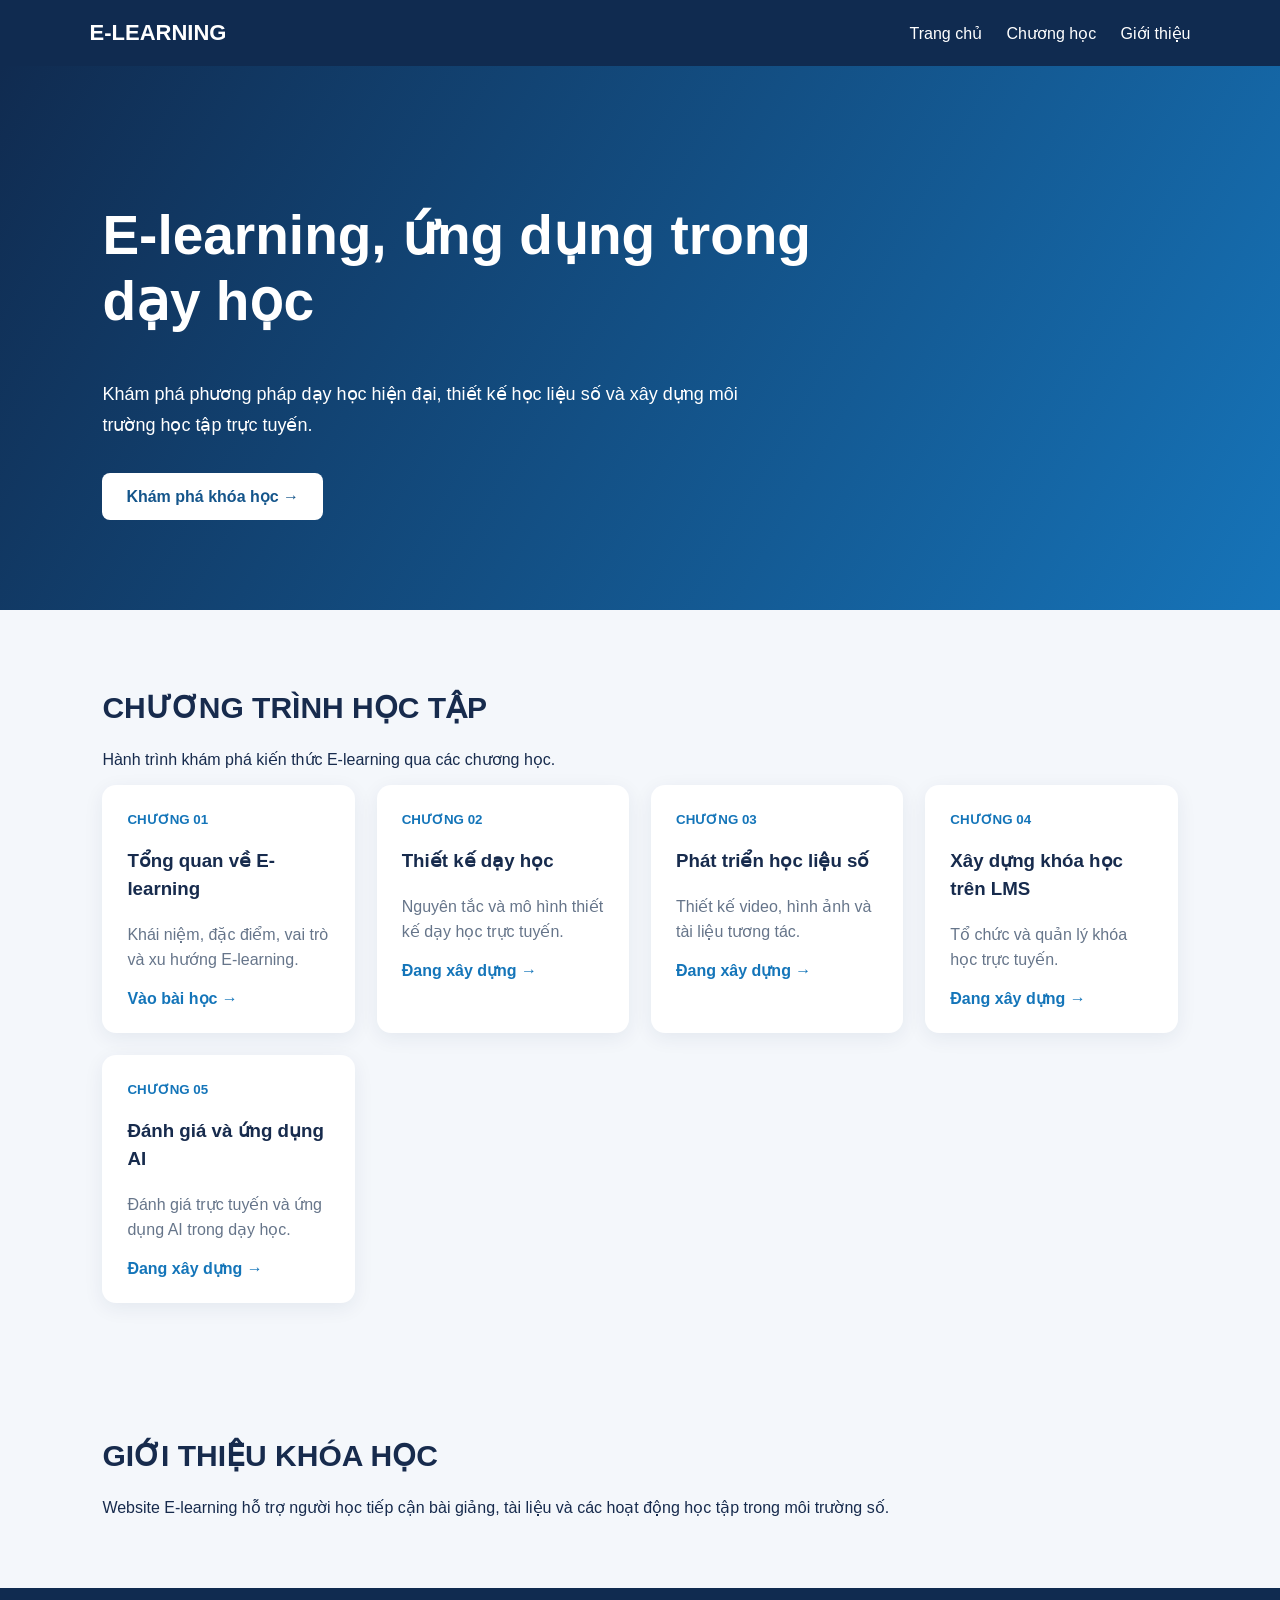
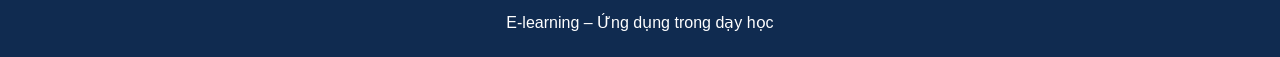
<file: index.html>
<!DOCTYPE html>
<html lang="vi">
<head>
<meta charset="UTF-8">
<meta name="viewport" content="width=device-width, initial-scale=1.0">
<title>E-learning - Ứng dụng trong dạy học</title>
<style>
*{box-sizing:border-box}
body{margin:0;font-family:Arial,sans-serif;background:#f4f7fb;color:#172b4d}
header{background:#102b50;color:white;padding:20px 7%;display:flex;justify-content:space-between;align-items:center;flex-wrap:wrap;gap:15px}
.logo{font-size:22px;font-weight:bold}
nav a{color:white;text-decoration:none;margin-left:20px}
.hero{padding:90px 8%;background:linear-gradient(120deg,#102b50,#1674b9);color:white}
.hero h1{font-size:clamp(32px,5vw,55px);max-width:750px;line-height:1.2}
.hero p{font-size:18px;line-height:1.7;max-width:650px}
.btn{display:inline-block;background:white;color:#14558b;padding:14px 24px;border-radius:8px;text-decoration:none;font-weight:bold;margin-top:15px}
main{padding:55px 8%}
main h2{font-size:30px}
.grid{display:grid;grid-template-columns:repeat(auto-fit,minmax(230px,1fr));gap:22px}
.card{background:white;padding:25px;border-radius:14px;box-shadow:0 5px 20px #102b5012}
.card small{color:#1475b9;font-weight:bold}
.card h3{line-height:1.5}
.card p{color:#66758a;line-height:1.6}
.card a{color:#1475b9;text-decoration:none;font-weight:bold}
footer{background:#102b50;color:white;text-align:center;padding:25px}
</style>
</head>
<body>
<header>
  <div class="logo">E-LEARNING</div>
  <nav>
    <a href="#home">Trang chủ</a>
    <a href="#course">Chương học</a>
    <a href="#about">Giới thiệu</a>
  </nav>
</header>

<section class="hero" id="home">
  <h1>E-learning, ứng dụng trong dạy học</h1>
  <p>Khám phá phương pháp dạy học hiện đại, thiết kế học liệu số và xây dựng môi trường học tập trực tuyến.</p>
  <a class="btn" href="#course">Khám phá khóa học →</a>
</section>

<main id="course">
  <h2>CHƯƠNG TRÌNH HỌC TẬP</h2>
  <p>Hành trình khám phá kiến thức E-learning qua các chương học.</p>
  <div class="grid">
    <div class="card">
      <small>CHƯƠNG 01</small>
      <h3>Tổng quan về E-learning</h3>
      <p>Khái niệm, đặc điểm, vai trò và xu hướng E-learning.</p>
      <a href="res/index.html">Vào bài học →</a>
    </div>
    <div class="card">
      <small>CHƯƠNG 02</small>
      <h3>Thiết kế dạy học</h3>
      <p>Nguyên tắc và mô hình thiết kế dạy học trực tuyến.</p>
      <a href="#course">Đang xây dựng →</a>
    </div>
    <div class="card">
      <small>CHƯƠNG 03</small>
      <h3>Phát triển học liệu số</h3>
      <p>Thiết kế video, hình ảnh và tài liệu tương tác.</p>
      <a href="#course">Đang xây dựng →</a>
    </div>
    <div class="card">
      <small>CHƯƠNG 04</small>
      <h3>Xây dựng khóa học trên LMS</h3>
      <p>Tổ chức và quản lý khóa học trực tuyến.</p>
      <a href="#course">Đang xây dựng →</a>
    </div>
    <div class="card">
      <small>CHƯƠNG 05</small>
      <h3>Đánh giá và ứng dụng AI</h3>
      <p>Đánh giá trực tuyến và ứng dụng AI trong dạy học.</p>
      <a href="#course">Đang xây dựng →</a>
    </div>
  </div>
</main>

<main id="about">
  <h2>GIỚI THIỆU KHÓA HỌC</h2>
  <p>Website E-learning hỗ trợ người học tiếp cận bài giảng, tài liệu và các hoạt động học tập trong môi trường số.</p>
</main>

<footer>E-learning – Ứng dụng trong dạy học</footer>
</body>
</html>
</file>
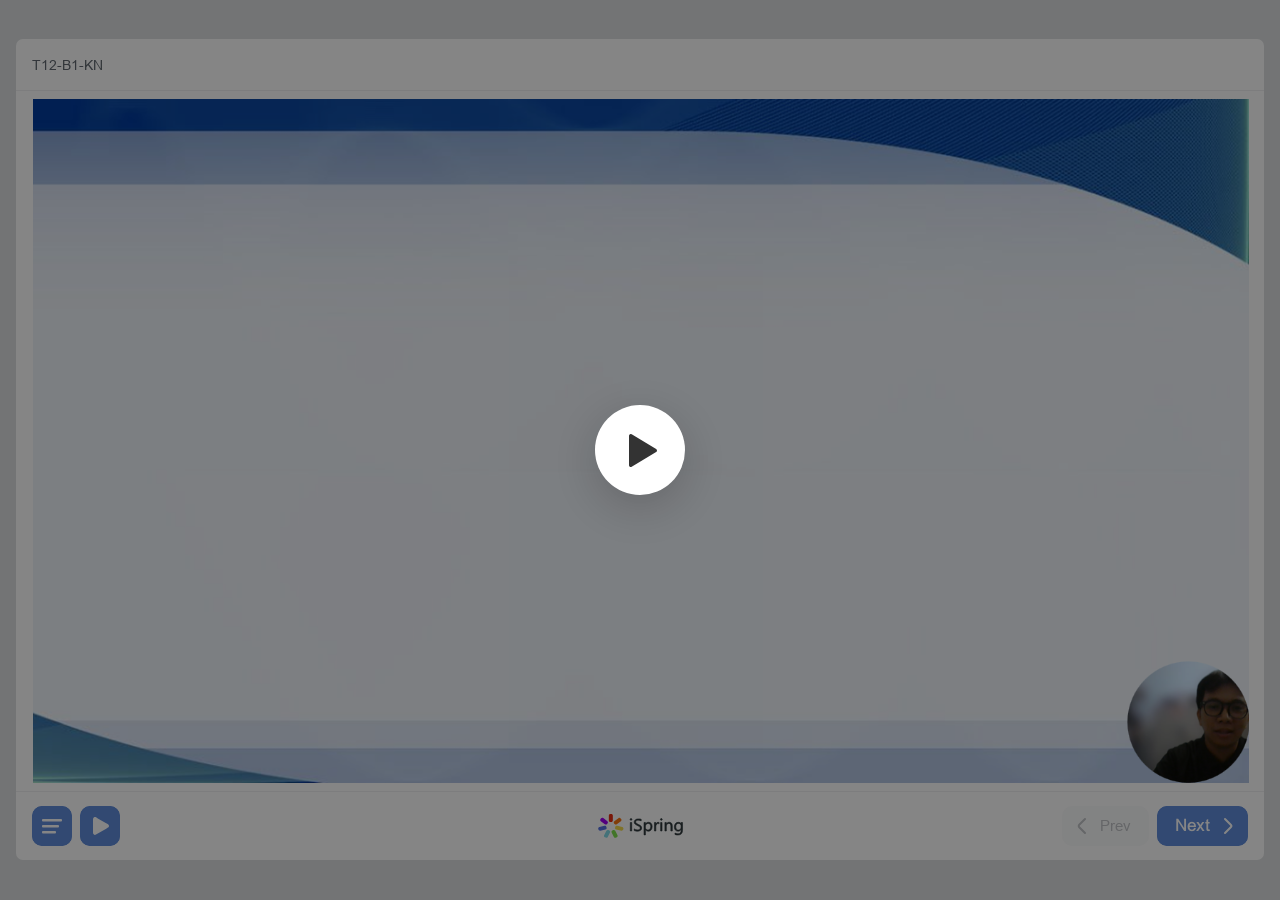
<file: res/index.html>
<!DOCTYPE html>
<!-- Created with iSpring --><!-- 1296 864 --><!--version 11.23.5.15070 --><!--type html --><!--mainFolder ../ -->
<html style=background-color:#dcdee0;>
<head>
    <meta http-equiv="Content-Type" content="text/html;charset=utf-8"/><meta name="viewport" content="width=device-width,initial-scale=1,minimum-scale=1,maximum-scale=1,user-scalable=no"/><meta name="format-detection" content="telephone=no"/><meta name="apple-mobile-web-app-capable" content="yes"/><meta name="apple-mobile-web-app-status-bar-style" content="black"/><meta http-equiv="X-UA-Compatible" content="IE=edge"/><meta name="msapplication-tap-highlight" content="no"/><title>T12-B1-KN</title><link rel="apple-touch-icon-precomposed" href="data/apple-touch-icon.png"/><link rel="shortcut icon" type="image/ico" href="data/favicon.ico"/><script src="lms.js"></script><style>body {background-color:#dcdee0;}#spr0_c414859 {display:none;}</style>
    
    
    <style>
		#playerView {
			position:absolute;
			-webkit-tap-highlight-color:rgba(0,0,0,0);
			-webkit-user-select:none;
			-moz-user-select:none;
			-webkit-touch-callout:none;
			-webkit-user-drag:none;
		}
		#playerView * {
			position:absolute;
		}
		#preloader {
			width: 50px;
			height: 50px;
			position: absolute;
			top: 0;
			left: 0;
			bottom: 0;
			right: 0;
			margin: auto;
			border-radius: 10px;
			background-color: rgba(0, 0, 0, 0.5);
		}

		#preloader::after {
			content: '';
			position: absolute;
			background: url([data-uri]);
			background-size: cover;
			top: 0;
			left: 0;
			bottom: 0;
			right: 0;
			animation: preloader_spin 1s infinite linear;
			-webkit-animation: preloader_spin 1s infinite linear;
		}

		@keyframes preloader_spin { 0% {transform: rotate(0deg);} 100% {transform: rotate(360deg);} }
		@-webkit-keyframes preloader_spin { 0% {-webkit-transform: rotate(0deg);} 100% {-webkit-transform: rotate(360deg);}}
    </style>
</head>
<body>
	<div id="preloader"></div>
	<script src="data/browsersupport.js?DD365644"></script>
	<script src="data/player.js?DD365644"></script>
    <div>
        <div id="content"></div>
        <div id="promoLink" class="promo-link promo-link_hidden">
            <a href="https://www.ispringsolutions.com/ispring-free?p=isfree&v=11.23.5.15070&hid=G8w4cHwXQO7rsKaxTyPUqfjwKBM%3D&said=16711087&gaid=0.0&utm_source=ispring_free&utm_medium=product&utm_campaign=player_link" rel="nofollow ugc" target="_blank">Created with iSpring Free eLearning tool</a>
        </div>
    </div>
    <div id="spr0_c414859"></div>
    <script>
		document.addEventListener("DOMContentLoaded", () => (function(startup){
			function start(savedPresentationState)
			{
				var presInfo = "eNrsvf9vJMd1L/qvdHiRBwmYadf3L4qvA371Lrza1d1d6cbwGsIsyeXMFTlDk8OV9hkG7Ge8GBeBcSPkBXl+QRCt9RxfJRZkR74IskTgHyjo/2D+kndOVfWwu6pnuknNzszqRTaW5ExX9TlVp6rO+dT58sO1wdobaz/khqwLxXVXbmzzrthUumu3Ne1KubnJlNmycpP+aK2zNoaH4ccu/nxIWXeDdr9zFz54f+0NygzprPXX3tAMfu7CA7ujk/0HxyfvMiIVEVQqePD46dobjFDVWTvDFw9On5zs779Lac54Lt+lkmjyJ/DY/tobP1wb4j/v4T/w5/jkbL+z1lt743vui7XjY3js1P0Jj3DmXvmkd3i67z52v/3o+z/q+KeHp5Wnxeynj6tP84a+x+WnacPTx7OfRjavHn5SJUS5h/1IpD0fVh+Wsx9+Wn7YzKb5tI6M6U/v19Ax/eknladtw9OPK0/r2U8/Pas83cDl073y04LMfnpcoVuTmaM9rgygmSYi8PzaUUXecZ2drv0IPj/Gz3vF54exzHTWTlC41n7k1sgP154Uvf6oeHFYurdxuZtNukU2FevadWK6Qm2a7saGpN2ddULIptmxcn39R57ktb3euPfoG6eHg719mv83ZGQ3/nTXCcgBLmgCvzxEAgaTh8b9o8fQ8vgg7BMibBMGSNsrMUQ6V/x9AK03Ln58O6P5o5M7Fz9+M/svb2/fzd65PP9/bj86eXj/4ufZw7cvz/88u3vr4v+4mz28fPHRPegex3qzf/HRKNu9fPFxdnh5/rfHf5Tduvj9UTbsPcvG/csXv3726Bu7F7/PHl+++GycffEhfHKWHV2e/2KcPb74aJD1L89/vus+/5fd7PHg8vxn4zeyDfyG5tmdi4+Osh+c7Q+zp9D1IHt4cvFpNj6Dh7Jh/+KXw2x8+eL5KM82Lz6HDy7PPxseQFfQyU/O4Kvzf4I/hwf9ffjuy99mu/2zZ9ByCLSe/7qXjb/87ZfP4YHD3qAD3b/49Fl2dPFR1i+I3+1fvHDdXXycDS9f/A4+PUCeTkbw6fjixQAIA2aGHf/HxfNR6Hj34vlutn+UT6EWO/502M8O4WV+HAqKHZWOkhzG9i6M7TePs9Pxs8P9//xo7cloOO6eDv73fdj4jz/4k93R4ejkjf9E3H9/8mjtWy9jGr55etwbTih4tJbtHvZOT+HXx6PDPXjn9abpmyC/0N+3vobTBawdf8sfo7DyYesgOSHUTw4RWlgtJHXLjefaGgv/SQbnvDYatyxooNy3zOTSCEKY5pxxIu2Pvt/Blf3DcBDjIj89PuHv7goqzC4e8I/hC6ppbhWhlEsmuSWqY2yuDSXwXsrgB2zFzJqcK6GplFpBA9sRVOeWcWuIBl0CWn3f7X/fox0C/[base64]/8/sV3fLgn0xPxGfIzcNA/r9YNbBKfA9/HnqtKfTfu94/zR89AB/uh0uaFRhn3N7GVilZVHooxLuvs92QQE/GR2eZu8P9sZ9UIJhaeVwmhx/AIpxf39w0B9HHx6PTsf7J/Cht8sGRwckPx4egOL8zdPR2cnufnZ6sjv52r2F5u/vPz6CtuNnx6hzuw8ffcN/+Ogb3/pmeA6VzRM3Gqfu36e47Ru/51NqGYHTyk0fbGwc4ZcnEwP21uS3+5Pf1ic2sRtUHJ5n7/mfT/yP90d+9Kp27c42WV83Rnel3F7vCr5juusb61td/NxwC7sw3a6xa1mtXcta2LXsBnbtd/oXzwfZEG2aIzRQfgJGQZ2m/+jk0fDy/H+CubB3ef4r+BEMj9qHw4F5KzI/xj00D8DU6GX93gA+BXsKPwYzZQB2z+TPy/NP0AJ68Suwsupf4AyOg4vfdNAy+mTX/fleiZO4N3jd1K6++LCHlhNaaV98+OVvL88/3p3YX/AKJBcsnHGv/C74ZTISeXbripmOM3z8eydmJZLQc+124e0wAuPB5Ys/jAvjKju9fPFvSNJvwJzr41e73owC827cHwGRgzDaR/BIH63U3+EEjIZgc6HBipzv3sAqnsf8NFnBs+evsHqvNY83fGXbea6jaRXnu71ZTXNlrf9UccWoCWY1yaX/nscf0Bw0KmhghaAcLIIZlrbkWhSWNlgRYDJJoi0XYE7wDhM852DLc2q4tNBTR3ANZFqmUbmHvw1QTcH0hvdpAaQlNgR8lkswk8CEoZwY0Kq7AjlVocfIfkgfrz4dW3OvLvkyIh/MvtxoCcaeNNrptdyAQQw6O5dw3DiLrSAfrE7mcY7AACX+EUdQLQPEUCk8zhFIAiMZ7OvAdB0TV03SFiVG1KvNyMoYo7RsjBZL+XtVQy0Mc0yGXIoeS5seLIy/LtM5g42LE801YibWt4wXbLP1l65oZ+HGn1bUf/EfA3edgSskEA4RVTlEInmUr+6wUsJyrolklmphYOm6hsm+1Tyq6cbmOoo/rYij+o9xu8a43dDgpVWDNwz3nA1e0WTwsnkbvEzlmtiXZfAqs7MtKd/pks0N2RXasu7G5vZWV28oxZS0coeLGoOX1xq8vIXBy29g8NI8+86ti5/czu7evjz/8zfxFvfH2fpttG/vXJ7/xW4f1PPzT4MC7j9nhDH8udnvjb/91sPi18cjVOk/B3Uc7xWHX/wUzYBwETdGVf/y/O/BZnjx3N+8gd1RaPdPwTRAG6SXnfSyY2w+RKPhrwaFrj88uPj9EP4F6wStkN+BtTC4+MchvplaTfDnm9/dvH0Xf7mFhg7eB8ID2cGgF271Dr/4BGwHsOh/t5s9QxPoD9lr/oruKZhHaMp4c3/9dvYMvjx73XNKFf68P0LmHoyO+4Pe1d99Z44MD9B4+ruB4x3Nsp86Y/DTYcHre/0zpB5slX8Zd5CikTeAjgvuDl3z4cXnfiTwQvWnZ1l/EC40X3x8lH1w8WLXcytVYPIXA2dkfTzKtnon46PR2biP3zzsn8HLx2GwgJsuDvZzIBTI+dUZzubvcJi/+NAT7eYVxvcjNPamQh3wXjfKb/UvPjl2XH6aPTw7GQD1//7jv8reQ5JhPqHfyuyDpQw/jgbQd2HBPYfBxztS7G39EAxX301Q42pFbvgmmo1DNyI/LS6inQHcQRt9iBP92JuUQ5yDy/N/Qp5/eeauqP8wzLM33UyhMT/so1WLJr3vZu/in4M1DYMBczPs4Bd/M8B/P9wtXeTuYn/FNXP+aHj3C2AYhwVNXnhqPIJBDjfjJb78LfkYR7zUDzz2PwbZCUIGuDRGKAnPR294axxn9Q/AyUejgqvQEujyA+gl7Wps+71naATD33+aXfxf/qUgyh+cuRccJ3P2Bl56/6EYyYkAw/T/89VNur+dd+878jAEvu/YyYW/87/CDWC0P3djNekLScK2HST0NzhNV8tjdxT6dc1KjOTZrYuPn+GmAVuF3z2ge0QVJi9AzKDvZvdZ1oetBUcOmhzhPjNAsTvqAKmDkqBBk38GSR5NcAOUzzCiIKXIEYjAH13NqOo4uXduDjWLDDkqL7FHa1OWzVone+rnb+xgCiR//XYHlvuLXw8Lr4ox7mPFTPkl710ewk6Cm0JpdC8+wpnuDbJTnHcQqhI3YRG/1x/1vByClH4Hd9iPcQf1zGkQ18rLMrdvdkIX/fq90++XeXYX6AgiGcS6JM0BLMVecaF4iOjE7eKTvR1Rok+Qd1wsefbFX+I0ImeTPXi3P8I5HjiZA6mBIf75IAyd35hhAC+eA7cw9r0KzORhJBywk4v/5YSjWKbOpzE7KW3i1UF4I7B/UrOtd6LdfCLz89rWYVj73kdk/8gN0Ge7hX/LB/jJ4eDYj22gvBhSB1GGVT/hk7FOFo7lq02+mN3dcEhH6xxou8aZ6yDI8/9e+MpcbZz46IvPhm4Ldo41fvOFSYSVCpIJD5984Q4JLyLFAOfZa7dQgF7Pto/8rudahyHYu/jX8JpP/zR77duDL59jh/nroKegV4/bEiZuTAEg9MjmKZ4ZB2XHHqASBw51jqGTr8PSaQPi5dtNJrhYvG5SnbB+XuPY4zdxd8Qe+HFC36rOBNyEl10fio4h3LpjcSrsOxyFVgVy65DRa+Dgq3fcXpODePgmZ3XzmNWc5sUwlk715n5W4Nwv6E7P/2by/0NDSDWEGy6nacKo2gijV0SKN9crJK36qags/9sPzkbjP6lXW/x3S1dd5jTYqf7TZrSqGlJBitOU2jRffV1qsqUFnaoNV+21rnkuFFTd2lBXvLOs5LXYpb9eauB8B56x6wx80DpbjPkro5dOhnM2T9lg3Dsc7AJrQZFt2Q7HolHlvT4NVzryNeh4lbTpipS3vPCnMy/8RS58Kyu50oKz6HuZc48dW6K5MCrxD4j+5jxn6LZvGddEESmj70nuvPqt1YpKQwWLO2BJg8AX40ZQI7WNH6jxWHBvMMQyJalIO/QUGEM0cEWv+0Kqc+Ye0IpZbkXKIq/i7dd+Qa49hZJxqpiJOWAkPDBljGne/AkXOdfABteWa6oEr/PreHqg/RXTY1q4hysYXQmvFEoqa5hgHcpzyyVjTDGp0U++w2GE0ElbWu+4IDqS59xIQQn8bbg2NvFzlya3RMJgSYX367rTZSpXlmlS+KLHN/Jpk7RFybWAfz0YeXpAScSJJrnCIAUjvC+K6SiVU3Sc14oI6y7XGMsVN4xRLYgGDlWH25yD/GkTGKEJJzTn1JbCFTCGIldAmGBGGmOUjmMobNQCxhR9M2A4lWEGfrG8womMOLFAJVMUNiJttZFUdbTJuRTwP2k5endgfAjPJWfUAm/Cws+O1DlV2igYPm00JemcEIxIUZTA+MJkSglzggFE3HJigR+MMonnhIioCcxJ1CJxwFlNRuImaYvylNiYEy1zxpkGaZTEhYNwY3OcTc6F0LDBKhAuYM4qZI/6AB2BW6Rl0sJTGILCUuESsA0bTjiuNxegw3gOI3EVZRILV9okbZG4En0NGNExI1bmIEDWex2hI5pEaRP8apeiwKvACI/CAaoDj2grBJ94mlWYMDrXHM4TOJHc07hlcasZSKNVJvFMix+Pny4Rb2LiFckFDLPE0QXSYaGg9/PV5T0MSC6kBS7clMAzGCrnovSFFVTUBHtRDszBtskVZzCvQL4WuWQEfocz3n0Uz0DcIm1QWhMsPjokByaAEspCsBOIkoFDnUN/[base64]/[base64]/908dtDXHshSVxtjoinGTdIWZU7iA8SK3EourA9QBzWEggWj4Sx05zuqJUTC/[base64]/hVUN02HxSIFR86slmQ5roAslYCQwuMRZ5xKaaKE5FbWrPG2RNCizIevgEVhHuojLg45yUAwkB/XW9QBscEzsUlobDN6gNOckgHMJFwoEm4hC0HEyYAUa3MzhHzc8MRdxi7RB6RAUsUghicVK7XAqYb+1eEMT7DGdwwQXWEVHg1HIYGMWPAxZknwFuAMtQIRp7HKVw/5sFQ0TGydecY+DUm1gIsAABbUublCiXcabEzDsznvYqEPeFtiJcsOpBzWRo4h+2HJBa+CTrCIt6Ae6DGyAXtLb0F9tUKY/PvDQvMsZIuNMt5wAWHh4MsAOrIsNZjYDqHbBlHFFuEMKmjlIWpRYULE2KCjDI55iU9wNREfghQ8DbZUV0V8JC8ZqMoHdWnAgQLsREwytngMFKw9vUCxOAewPoIRgsJkwpnIToFMlENRZmK1i/22kXxm8qSlyFjWTj/ee0t98TF8BJeo5Qp6gBxjQaDghFfSfxfYEKFygMDAgXjEF0wYmKJwQmL0KND1pLJxnHQ2nJxNMF1gR4mqw88H5DxqmQsXMplmtaA4n/kQ1cQa3xR0ZngdFH4U7Sc8VN0lbrE7YKpsVthpdRr6UeLciOi29HMS2yactUgwlF4Y+QC6+akzzKH1d2Zw+vRVQd758NybDKeV3ksunonqhuGAipk8QX4mhqRjaKzI2kbG5MlRVjPmlLSnBV0FuKkb06sjNSz/TFplTrNOSr+AH5VNwT+dzcsysuTzTa29mXVQ4QH/DHzy7QzOw2cBqZR7J5GZt/oN9xbWLpi6xH41saXSu0Yf46n1Mz5VHK8MYxKWUA/zlTlY0NzhdfuLC/M3W9jhdidNGruS+rlZhX6+Yncvb19lKzpBeRQ2OrcRJbFdywlbC+pArsektU0xmzBBdySW1EpsgXc1NkK/CmtIrYbZW7ltWZ4bEKq6pVTBbqx7EKzNheiVOqZWYH7YCqrnzNSuH0UTTtVSs6kbpzliU7szTPud0Z7op3Rmfd7ozKlSuqXxpCb7Ri2GHka5RmOAb/u2uS7LT3THC8A21wTbX6/Kdidp8Z6JFvjMx33xnX/zl5flfuJjf/hef9Ip0YC5R1e2Qivkqt1Wcz6qUvcBlcyhSKe+63AVPMbZ0NzvquVxon1ZzbYXSQqPhVXIEVy4Io2R/vuvivz/rFOk4XAAlRmJefD7oYJw3xlyG8H4XpD3IPtgPmSGuqPWZLDCk9qSX/eDsWRF3jvx2sn//8T+0jKOUPo6SwVIXXF07SrE56rD2e13EXxLKmTZWhahN5YRcS8YoBonVR+95m0Y/[base64]/GIyEc6RyU0zgI0Osd1ProK8nh//[base64]/q8lWTbXZcFy3qKz2IhXOnMbtRKyCLiqYQPdfjBdbVhDGJPVOCHobQ2yBXum2wlpiwnB+nYcBLHwlm7ghMecSJHbK/fIOsGCA5pb2NwnpdQa+QjyHrZRdCFr5oPgmW8Ns94NVjbwIWI+QD2ZzUcQK1hD3pPPtBUrC/NLQhxgS8kqzgvdxEZ8psNKRG/BK2e6qYKlr/zjWwsWSKGibkbaClZ5c5jNSXyso9+mZLBP6klYzfymRJrJkdp2SpgSoQRkEyc65oTpHOaTwDtdOI2dvkjKPoft1gjQYBm6XdP5r5H4XAc6Xh4j0jKJYRxCzp+R+GSHpdXICIceLe7xRfBxi1USDjcwo2BrB/uoBScytwLIBqMtuO/[base64]/l7/QCxZe/M+EFl8sktmX0k+bDPyAKYvqUSmrZ55yBN7XdMYeUjYWMX54DSBUHQzI9bFN8EohRCmVkjQJIC/HQ4EJ0c59nw2F4m1jhgzcCEkdTqBelWmIzHWmW5k5MbLYxKZzun8V0hirguaC2vhlSboA7VyJZACONdC8oeWciVAsoq48DaypfE2xMF/jScITwx2JTGuXMNp7QOvpk/[base64]/jjPyEuF3kRjoQr6ajCT2uaKvJiPxcS60bmTEn4TQ3TUWiT8ODbQqchS3PA598LuPI5/[base64]/Ay5JmHxOZmOTSuiVR5LAW8ZK4PihdsWFFMwvXAaVlYoiDvVEF1mtF6foXHZgdkLqbJNFalibZ8RqY0Ikjg3j1mEiMcbAzZjER1kP700F6UcJ8vAq2gfaLoaUoJTY4RlErTCUprUvvFS8F7/7GWOE409b9TRGO6Skp8NHMg5+41siUSgxwQSO1aS4LGmjVLoWinO+CVondLTFzcRmAmI8YTRiYsxgplgAHdOaOOlf0Y9ZavoZBpOITmls9+1iYq3PCbGWp/VpIDG1Es2bIEi6Va3IRZMOYkKSuBReY8PsaardKrGyhZ67ouVrY8xKoxMJWfPa2NFfPitkC1XomdA1MUDWu5yVPk8sL3VqerpZFAxem6R5/TuJUd7k3L3GyTXf4q8+DbmFOo+cOMkG0xgTDYrolNAlmYO0tIQbqHTMmyV14TUtIJ2a15q8mI4lxbWwzI/4WZpJ92bZhpOIF1YoTfw1zhe40cJJY2ETFO1UdJ9efEkmq6EUbTug1fMB0ambzRk7qddrpbMwwUqexcR2dVidGNmeRZ0jKA0frCWz/q6oEjWwgioJgEoEeXNbRFrMhc4IPCKZDvtrZnCTmNibsRppYKCwyfamn1mrTUq/1LWxY663lKrG5MRlyEyd+rYMtWKQjbrnWuUIfb+pcFluu9ZLl3cBJfJ4zS3JZXNHXCxaWHjUhJ7ppLViShoCc9oJFbQvoQCeWN43v8eulqvYev0mqai9bZ0nVNc50k1jfnDZyElTdFEeYzonffZg1SkvJNaXNnDhVl1lpwqY4m4/[base64]/9N7HQMXt9AyMrpi0ak+A9PKewo1IGcoDhhNPPkBRpaDpDar0kZ54h7fE3Y5OQGv1KipUlCfDDmxlhudH86g0t+NBIE+UhSYhotfPi+VkKXZjJRhJ2ZpMbjnmsjmlRKPNYHTZxZ7O22R686eqYXKNyM/fVYXkjDje/[base64]/LNo6Q2P0w7yTJg3vlpbytasF0XdQ9bi1bJtbKBldoUMVgVnqpAeA0rPLesAsE2sgJkw/HBNObA8NGJzayAjEtgpdhTGvNBpWlibJRcZepxeAPMug5waDgP22LWlCR5Yoh8VVlJE8XQRlZubuVex+PquilvSF0YWjXDyty24ZfldgVmc4L4iub5uDEsBxsJp0C3bqWnXAeVo0kCOC5ZMydOUynfubTUVGD+fH1m1lZTAaNSt8sKlSSA44rlsFeSIumEfAUEK0n/xjXNJ3mF5DxXORyyBM4pUNPovF1/KE3hd/my5qIOe5/PXIjErU/MngtQKAmOEGc6KNdtLgsN5pGFVeES/PFWURyItFhqWl2F0CTzG5hwuZFWi0ld7nmK1cvzKKNJ5jcErAmcPcywYDbMdVK0duuD2JcwKQn2Lu3LU+Rrcet5nehJ8jfEexu133kC1/MyEZPsb6DSNXJyQ/nSeOOkfLpk0Vq+rlL3NqURJQleKqM4uqnKL1NGhiCEVTDck/xvaUjg1KWShgQ2LZXakMA57V9pGucUNAVFsjbZ2HywxoZcY22xRprkf6tBTRNOpgYINm5fLy/brmhMQ1Q/I3ODt+aVuDJJ/wa0vaKcJG5zKDhNnNjrcgKbcJWVVhl8rsdJ4jYnWs/JnCCuhklpDXEleeAw9FFWhm/[base64]/S4VB0yenVAqlofbnHvA0hJ/[base64]/AVLQ3RcSG881SJRgVdGHE1h9g4einRGDuR5YQG1iBkdfE8IURW3+AeaUKNBjMaqGJjYgNOpnFAtKELUxBZPUHmAkjSy0DyUxorQr0wmitP79MGFimlLTRXiBz6781BqsAksUtr/[base64]/[base64]/twKehQYqBoGLl5bQQUDSxs0hcUhmar+3ArqKXzDMJdcTGvVuWBhtNafW0HtF0wowyO7kBcmgzRGWrk4KFPVn1vBmhKcUSwoENMaxtVQKuTioExVf26FkQMlG7alCMrkxahLzRUsrsWtrbpzi+ez/Ih4Ic0S8x4Kuri1ZetpDeMqhQCFmkW0hl1CgqzCsbUwu0CTWlrDDioUbFixBIS9V0qMllkclqlpPaVhVJXlRkVYJi/ONCm4QQeShdHKamllhUc7bFiaxuMadAXJMSXI4kjl9aSGYTVYQkHHCyuoYJIZa+nisEwtamkN6qmwVHPD44UVee8tjFZZT2sYVxg3Y+IzK1gMkoKuQBaHZWpVS2qwpjAaEnXCmNbqtwujVdfTWh25iNbqoC+M1Poja5Y3aSLLC6O1/siK1nlEa7RHLIpWU39kVbfPmNTqzrswUuvPrOhUimiNTrSF0Vp/[base64]/[base64]/v6K8DRVi06QPi6O2/[base64]/JZiWtS7NxLo7a+qMsylUaUcuWdMtMRf1RFqWBjald1s2CqD/Kogy7EbV0WVCSqD/KqrmLY2KXZTeI+pMsygodUUuWdjiI+qMsSvy9qMzlQBoWJPge/jwduOb93vH+afjoAf50ufu/5wsXhAz+LrP52tO98hrswyffdN9nu6Ph+GR0eJq9P9gb9//zozXQGnOq1fEHj9ay/v7goD+OPjwenY73T+DDvd649+gbg6MDKvPj4cGjtW9983R0drK7n52e7E6+d68R+fv7j4+g8fjZ8T585T589A3/4aNvfOub4blvrbmBgOE4df8+nZYyEguvGunG6Env8HS/s3Zr8tv9yW/r4TesqPDMj8+z9/zPJ/7H+yM/fG5C1uDtt+HHD42S0mxvb3X55s5WV+hN0V3fWlddtsEt39Y7As7aH605IgOXp4dAvsz/2yl8uht/unuKHx/gpBD45SHO3WDy0Lh/9BhaHh+seateEDdBLuP4nheKztqhk4Ve8ecH0Jrm2XduXfzkdnb39uX5n7+ZvXN5/uNs/fajk0fDL/7y8sW/7Gbjky9/OzzIdr98nj2+fPHxMNu9PP91LzzznT58lA2/+Ck80b88//kufvjd0dn47PG+/yD74sMvf3t5/vFuNuyfQdsXvz4LPQwP8Iu/G2R7F/8KzceX5/+UHV6e/8VuPzu9PP80G1/85ih7b3D54g9HHf/tFx9efA7/XJ7/JPvg7PLFr8bZ7sXz3czLIHz5/Di7PP8E+rp6FTbJ19zyAIk+nlEFw9WdDV7qXDEMAQoNZPg+8WKPvtfW/ScZqKYMz/Hq9zr6gMR/59R3gB58lqBDTOV7V+EIvwb5VRIUo6Q99+3xksLAnh53QBGlNgilgvoMezpFiXZ7QG+y3k+fHrj9ysjHTyYFV6ADjSqq4XgJQjvSmtwI2GSxmLUrdAQfYAUUS0GV1VhiVvEctCEBb/[base64]/[base64]/cSoTTrDEHGyiRLqZ5ihcsNAM6FZgaCP6xkw8JzCo1SYg01GLcsEuusKcxE3SFqU54cmRjr4iFD3xQm1D2ECgA4tVy5iChQ2fCAI7CDBKDAmi4soTUtjbtaCu/l6y4OGMBeVJYshEqMQJdGE1NWJLbSqcwPEFTa42ww6ccFGLSoHnleUkNClzYqZyAnMS712CYzUprkBJ4S76FDgBnRSUBFjRklHkhLuVJygiRVxZCtIlcgO/wanjT5xUumA0YIBgG5IW68oBI6BCUNgkGLMYMEJUPCUqasFk3KBSizNRUXLYppyjGZDpdlwJpwmDo8nTDOPPcXtTCDBJ7A+OKwobtbYcUV1fszzlQ8Lexg1eT/[base64]/nPxv2s73L89/1sqcXH43gxQP47Ayfc4g6ou4/dVh+LzvpZe9dvvjDOPSdPUVAPnRxePFpoDF8MOxf/HLYDoEniKB7OTGIeVAZAdg8Jx7hJkJx5rysIwRcVyB6GT8gwTKc1YEJt5rcUKGsZinETitBFNpGD6iAsINhDv8xw2ZA7JbtkokVC9aPtlIUlcTB5gPTTxgCVixiVGCEcXg5mE8MXoxQo+kYkTNYT5IzX3o9ha2ozAnYjhZMN/[base64]/fVXKzGTdJW6wObChnw4aVXWhpVtcKEBGt/tVBWuhKUkVWj6qq2rxc/GfVRsYsnygV4J+J6VOL/yx79pa6B9wI/5FV/CfQPmf8h7Em/EfNG/8BlUhiCuaXg/9sM2UsJ6ZLNpTuCs52umZDcLC5DJiFckNxsl2D/+ha/Ee3wH/0yuM/5W+GfYfcIBr0iWv2Z/voYvm77PDi+cC7X+5dnv8KXw2NjrLH6IY57GQnvb3eCSJE2W7vaP+kF3Ch0J17apzt9tGx82/xNQeXL6C/p/DtuINfn/8Unrp4PupceX9+8eEAsaJfuF4/2M8+OIOGPzjrDfttUSNlTXCbBAtd89Qxk810zCRRZowJqJN4dNa6bdIiFwy1RIMpUuMX2uA3SuPEHBHoZV1cADCmwfYndhak9Nj0Jq5QwDeMkdDeV4V2JBgZAt/hvRvRaUTIHAwYKzF/[base64]/0KOU5pULAWeUh/ngLSpqkLRKfv/JGmqJditQgXCADuYRFyuQVXtUEcVEQPA37gWJhlBoxrrTF6oBDejY4VNlKluexRJZPRbTYV8Our67hJdFkMFJdk0k4iamX2+SxmwutWpsNTbGVm6hI/V4yNLViI2OWT5TIRdWEqoemljx7YpkDdSNoSkXQlKd9FjTlFQxbhaa8jmGnQVOiCZrS84amcDPDbGktoalOaUj0ZEhoyyG5CVrXGCpt5o7WSTB9xctC67aI2WZEbHfZjmVdsS7Wu1ZukC6z22KHb25uGEZq0DpTi9aZFmiduQFadwvhqzMPUyFAhq5Ow4OL3w8R5jr/zONnw/7g4h8LmA7meoJzIci2QnhfpS/PWIkX5y4W2P0CITtHC3I+dkAgdHjx+aCGy5aInfGInVZgfysh1HX9uKY7gomkVE4NZMcSty/hkp6ACaEFMXZWYPQ+fWILi4q7yjy8iORlHckVLhMC4uojPTXLwWIQRnqUwbhQXAIG29Rrd7Abc4wZpEy4MFrj3YYkKz5II3GRjEoLDAarNIjhtVVkIm6RNChjICTmIoETsEOmuIRNzPhQ0KmYglwU/rEKBLfEPoSOCE6xDyd3ihjDfOi5mCv8YTBTkgs0bomAlBpEIEh52BkF812pq/[base64]/NBNbUWu2tmiXy23TFVs7m931zY3NLt/cols72xtboGnXmNi21sS2LUxs+2o7xDQbyOUnDsAs/niQ/eDsmfOAeXr54ldDn6ksca45AD6OU/eXDrB2+eL5UfbBfsVTBki6+A064/[base64]/hSHnDQb0F6jfRhe+jFhWXdOL8KpewodCaDYbST4COuda4ldI/ZQHWNvxHor7iEtLXcjwKyZHKj9cRdRiQgZ9wkbVEWnVjWazAfjLDSmJ/[base64]/scORiuvxH3Yf9y/Pf7TqE7GfD7Ojy/BfjrD9yUJ3/4/Ty/MPs0JUA8DjZ+d8Osj50MfTJ+4eu6REmEfpV/ugk6rD8bTbug3QN4fvPsKeL32By/4+v6gs4xK+Tvde/+D0ihBefw69XCN348vyvPSz48TFmNwpQX17DRaliAXzwk7MqFdC/I7t3huRupq/5XSh84EoW7KFn0KHPpXSEvGOjMnI47l98utvPhgf9gXOwiZBEX+DgCk7Mjh3Z0PmL58dAxZe/rfjftMMGZW58oiVU3cEYEY2VCXhcbe9aUGJzBJ6ZXbkgcdi5nr9PY9ommaepphpY4oFmMIIlJ0mmKCrQaHY1qDA9jJ0CV7qbXkY0la963m9XjbrMSZts2dRYzBcFhrlQzOdib8qWbUUOJqbmjCsfutWcLRsoiZrMzPu9wowkTWam/XYlS8ucKC7gzDUUy2n7tOFwLKDrraW2qCfBJFYJAdGSCsECzMAvERiEKS/hqVEopcSYQhDZImqo6/[base64]/[base64]/BsTjjYw3gFQ4uQ8BpOMOUlXqGbaRUUajgBPcCxAlPTkhNQa1y2DHVVQaF0dcQThcM5wYGYW++a6wQHxApERwu/GmB7ym3FEZbBQczAJJYSlEw4WmzKCawgmNZSYSEULtDSeFCbdbpIbNQEhavaIk5OV13p1uWO1UUssZMurCc2ubqBZUIdt7pwWS+kK3gA1ly/Y+IKy9Fj1yi8TMNzEEYYNRvQKSyebbpmw1KVmQfpcq4a/OrqJbp/nM0J9672TCtFKV5/[base64]/NgFT+Pgvg5uziA0d3k4sDn7eKgRC7JS8viwfgGI2Rddwnlm10hxEbXCia6xhhhNjQTO5rXuTjQehcH2sbFgd7AxSEJE3ojG16++OwII4o+G+ONPDoQjAfD9Aofb+i/+NB7BWBppP8+7Gf9i4/g36cD/3SpdXHfXx+B9IZLizss8uwejg4Guz7FxsQ5Ia66VDgF4Md/gW/2jhblYkzR6yphTW+EZL7hQ3xXiGwKiXuPLn4/cBFWl+d/B42vMvEWXMEflYTAro/y+ABlL37thmkUUZLGUL1RfHbDjCrZ494og+f+6mjS0fRcJRE10+O13ghVsMYn+NbSbNZOzfjiN0c4M+im0Z/Ra8VtIw+5YG5dfPwMiPvHs7KrDI5gKc6tf/[base64]/Y32py0WCKG3ju6rEuvL8mDDJ5LjyWXE2uFHGrg9nztWZ8JAzdcjPJLImK2dEjK0ZU9dBdqeLgK0eUWkWi9PKJkrhFlbXUmvLzSyPxZkgIryIhgfh5IyG8EQkR80ZCNMfj5GUhIUQaRdZ3Nrp2g5Gu2Nre7podSbvremtna8duU7u+XoeEsHokhLVBQtgNkJBNjC4A0/TFrx1a8ZMjNH7/AizZo4vnz5zF+x5a1kdgjvayw8vzvxkUFukYbelxv4AKJiETu6MBmPEf+bgFXzo6ABwPT8C6H59hEWpXE9rZwqPstfXbr8ObfoMdvwhxG65xZAhHCV/Gtb2BZb1VYuC1N3u7/cFwH97dG54e9saD0fD1NyrxGiks0YQ6HAwuXhxXBw1pRljgp8XwlYAIBwqVux9efPQsO+256khXn7qoEgQpZo33aw+O9w8Ps83+/u57g+FBxEoF68H3wr9+Kj7HaUS4JnznCnb79x7De48LNl1gS4mo16rNAiSCDDkM7KceFHGgEDb9wdkzpPOz3XLfr3sxaoW91I0tdjIuInNc4akzX5XqV8f+rfAq6O3i31zVqmjUPnDRMwHn+tkZvBNe7eAXlmczhb8zW/KvZny6wK/fzvq9ZyEe6U+zhy5s6rQ3+tP5FEOnNoSoaMUsVj1qCOJprkOlZ6I+DMNKfaiNQb9EPgODYfuP6QwMxqDrIidSFmhGisFImtuiymsr/EXmVroAIosBGLQZfxFRgxh/[base64]/HztoEbc7BSOW8bWBIgiL4sG3jdcrq9KVRXs20GNrDe7BqxQbubdmsDE5yvb67TOhuY19vAvI0NzG9gA4Ml8Obl+f/9MHtwef6XoMH/z7vfzsCI/H/hx+bl+T+sh0wHt9DU3O2fPUMb6GDQy9787ubtu7XfgDDghf4Xn6BbgEss8KxIThAbCP7R8LU3b8Ag+QTtodHFc7Qhwezpg8XyxV8GA9vbQ+OTkCH08vzvBxnmRn0+CJ08GPeGe09GJ3tg/l6e/+vraHUdZXiVCd08LN3jo8Gye/HLM2z3PwbeKHT9/[base64]/AZpzA6WouBgKDPQ3l0xX4YxdExj8CDsulomoW1Jk7RFbBK++owUoSQlTl7xjBMlTtokauBgl8KyJaq4vG1O1OCCJA2XnOkQad2YqIHCmqg2mZlxQq0wI3GTGRknghFTlS0tCedS2ZCWgWIoMWEYeOdzz7pVgsFzUgnrPC8mkazwBlfsN/H3wNBLDNEDaZUefekqlsYnxquk3MJFspbjFaVKLN2ZjDDca5ERWdRJShlpjjVMGaEyDh1sYmRWrKFt5IMjmAaNi5g9UTchQGYl6rcFH3BwujaTaONGPtLRWiHrXTYE6JWX8HztmvDQEfX2THrwYNvk0xkdMd9RNzmMvKUUH2NJ0r6vLZtN8Zcvhe9rx18ul4rqYbVat/+rRpRZRaL48omieDKULaA6z6llkXgzjEhWMaJA/LwxoubMoGreGBFHE0a9LIwItmW+aYTtbpHNja7QO+vddbljutJqw82W1Dus1k9C1GNEog1GJF4eRnR/9Hg0ztZPB0ejqz/93Xr/AtNf3hoN93qd7IOzyxe/Kl9qjwqQxqj80Ylv17/4zbBfrhPjIivGzi1h7HJG+lyW67c77uq7QJX6CEfh3fSHDr/xeMp7/av7+jEiNp+Os7FDXdZvB5Bnb+BALHysU/gS7GGeTo8CfTjIxkUWT9fLl7/9Er8b+wSVmNWzkojy0cnmlVfEVdfoFfE7aMbwOv2X8KaYwr2Lj4bu9Xi1P+iNMudj8veIJu32v3w+yB5ffI5//PuP/[base64]/LpOcGCOlTiA313qAI+3AbjtwMKphiaZ8zn4YKtyuTwbkmLIKQO17h7YekU7/BTU3Ba5BztQh0yVvliLAS6IQbr0aS5jtImaYsVAiB0mwxBYaCXbKEul4rqzrtKFUyWTJMr142RnZpJDspGvdjGT30FkVVrzWEEKzVN0RmxLBcKnYuKzlcHKyyLxJuZx6pqHgfiZxbOcJ54cd0MPAXMFOtYNOdT0HO3jnGxqJvV0dCVOhptxuQGkIGgjYNi5j0omD/[base64]/[base64]/SJG0RYwbVNaLxBpLJSZJy0EowYICEAqO2I/[base64]/DTcMnWCM+Yece9oKL+Iagja2CNi0G5SagTWM+DNCo5l381GB89MsCbUBrEWabbHTZDvwjJJddo5Tp7lC1I3bgSzAh6kAbVQ/aqDagjXp5oM3dinfEe/0zBDaOLl/8yzj91iW3TOJnym1CEFAJzCgSe7opzLNHJw9K+IxrP8WH49ilwniM8Me45kVXpUtTsvZcms9Stklo7lNrlKOPKvFL/p1Hl+d/jz1/3vO+HD9DXMeFB1VyKPSG2XCAOM0BUjxEfxh43T+WEmv4YQhoTnu8xtoAoFgJijNL8Ro1u/bn1OKgKk6TWYvfiLCcpibTJN4EmFYo1GL0OGrvSkjNqBCzwBqz2/uagDUlTlpFOxCNJYqUBtPHZ5FojnbA+kxacQ6Wj3V2eXO0g6RRk2awZkUZiZs0gjUlPqSVIDdcs6sKPcbkhnEKdqmvUdRRWN9tkpTSgTXAiOUKA4507RU9dWk/QDxVuNXvUqwYqQzG74FIprkt0yZpixirqS6RGKuxHKaIB0BWIXhmbH2BqBkQh8TadzFWUw5YSdK/[base64]//[base64]/LpaK6864U+rBcmmAHBosWVRvY5Ck3ul5uk8e+gtCyFujDSk1UtLsua6ZsTipaXx36sCwSb4Y+RMU8A/GzY0+cDlE1tL0awaYZ2o3pO9nci3m65cJvhj7wKvrQYlBugj7oxkGZe10PDqc+WBgvCX3YoWpja0MxMEe2TFdsCtI1G9usC+rVxia6m0qp69AHU48+mDbog3l56MNDMLQ/dkY12N2jkMv0b1zyzY+nJXmYXNfvYYrPcmFQjOP4eSi3OfFgKFv1DcDDBHGYVozjtbt33no9DUXBEg4fDzFa5a8Gvt9nWFNz18WfeCyiSrTLTYGvr7DvSnT+dShs+kYRQrN+ejo4HfeG4yI25/VO9mBwMsheWz8+dn9tDD54/Cx77UHv6PRseAAfbI5OoEEve+3Nwe7J6HT0ZPx68cZdN1gBTbiqIYH//m435AN5wxcVdaU3jkoFSDtY6eLng9TJAj7+dOBKlCI+8Rk86FwyfA6NTnaKjw0rUTXjk4t/[base64]/[base64]/w54wgmzNC1gkW3TyCN40DqjI8cJlP12+HKqLVd00QIESqsCyNc7dB2MS7zbh8JAdXjiQYlnMFbU2NzXl0cqvCNLJRpsYVe43GZdwHsfeU/+Ds4nmR1GW3jxVyXJrXZxlDJlxBnS9/m532zqDfbw96CP54NIe+kT28eL7br8b3RGDXrittCu/4ZOwq7/g6P9AC6bs8/8kw9efJo/ewN7IKP6eXL/7Nj9kw8347Nc5ARdBPMqRx7/yN7FY5W22l49NRdnrxvAiYCnVafafV6CmsMRS+PkQMsJMdXvyvI+9yVCboBEHEgyI6CiGymcSJiDjPetk1qLam0aGrdlueFIT5XD0kNwN/e+wL0rrcvYf4Al8g1lWlvXXx8TOXgMcVmT11NY/Pf+GrMc1cZV6cvGPTKdBbX452kptniAApjoAbz7xlIl1ecWCSCTxnv1JdJH7N55PwrLT97MQ6IkmsIxt8olTiQzW7VBRlOaVYzRUxIG64mFEyd4883i/[base64]/[base64]/YffZXKXCyPBxiRNqx148A+GGdtOatH0twRtc8mGUe4wDJdQgeQA2wlMIPBQpgUKsKa3IznGBsXIC6sP5P4g4DZKBkDa10qjCWyoOjG/h9SukfAmAiADim72tlGwgSYdaAAgxFsQ9XdhRDmt5GIMsIM0OTu6+F5jsgTGMqFc5AFyjB3s9HefcYF4vEcDDkmCt+gNMGxYjmwxmFOjc971FU5GMBgh6gQl5f4OGFh+UoTkbQomTg8ZoSjsaJLOXKYQmO/5DIFo8c0dF3016EUbFB0imKaCeW9fBLPIIU4OJOFyYkWJZMFpKLrPLUqLdIGK2TdVKoMaeEXHViHcAIZRWMvobLsvJRqwO+FXW0Xfp65k6jiIKTq3o+n+fwpeD9QcFilwC6egpPmMaAN7/dHWemEr+GyRA+t0BOIDidZw1h8ZUpOrk9JdSuYUOJiN6Nze85Fq9MtB9smnzYXrUZMpLxTYTfR7rVIvU1X9bYwsvPW2xpTwbK5l6rB2wo+N7UtfPBDt7u+tTNcc1rS2vrJoHfoxfl7gZ0nwzHJ3x89ebL2fdc/yS2RRfm7tS3niFOEqxe3meUn9uInDtxJUITVe+kIVBzNJIMuiozTxzPpYC+VDrfGizUcCJpND184PYOZ9IiXTM8gHZ/[base64]/cGw8k2vDs6HJ2cOpPvFDb5jd7uewcno7PhHn7kvoRO/tP2zg7dwVN0BIwOxs/c/o/HBXz54N6d21ugT/gOtg/3j/aH46t+1nfxnZXetuSW3dq4UW+3RsB/tbOtbbYtr9HZw/0PxpUe8CqPb12zhxq2XLW57Wv2kzLUvps7o4PRV5mw497BtAnf2tza3iZN7Q97z/ZPpvSw4/5r1UMyI4qiQ0ZT25PBUe/k2cbZeDwaTiFC7piNLXuzjtKZkUTrjY1r9eYW51clyXUyD3KSgW43SXEXKSmt+jndB4V2r2nKUG53xE27Sknblvi/a/aXTtuNyJoycTch6WZrpKaTlJwWPUFX48H4cP+t3nD/EBs/dv2dekU9/LE+vrP/ZFw6Wc5OTvcfYrN3BqeDx4f7he5x2h+9j3vX5NGn5e+dDbV39Sp8Ouo66QA/uDsao8VV+uTe2fhwMNyvfPbWyf4pbL37J7eHT0b137yDxk5KW3DDXwtW2YS+Ye/p4KA3hjP5zdEejtnjZw/G+8eIBR+fjA6g19ONnhvx/WEPetqbdH3knz/2L3ZdoJ7jaA5M9h7vH55OpwWf2dz0k1sdDJjp4uOrQZ8MyNVHb8EO/FYPtIP4w8ewpu73xvs1ncNIPU07v7///mC4V3nwASLjd8+OHu+fnKZf3BsePqvp/Z3R4dnR/qYf5akiMvKsTGahD9bwIVrE7wz239/f24bWg5I4HJ0djgeH+0/xYU/y0JE1eS7wsd872e0Xf4378MywNzgM3+MyuI0ve2vj3fXNze0HD25v3Nl+d/3+7fV376xvbN95d2N98zvvPrz37sb2t2/fhan99igbj9A1PXu8fzAYDgfDg2z0xH3gbg0QK5za172HD++9+e5b63e370BXGyMYqaMMRWlGo7vr79z+9vrD2/fuvrvxNrS/+wCa3p1IaFas2xldPNh++PD23W9jw/XdXZDewePBIWwL2YP98RgYmN0Ytott3DeauHt4760Jaw9Hx/V8vb11+x6wdP++58i1RLLO9gajbNg7OXFMTWn34O2Nh7cf3tl+MGm3eTg63d/LNlENrhuE0uDd3f6zh2EEcQBx853x9Fv3t9+5ehqXx2B0lvb/4Du37767fXfd0Rg+vn3n9sPvvvvmPTdqD89OhhnMUq8y7m6bmNXX3Xv331y/U+3kyZPWvQD1D7bvPty+/+5bt+49vOc58FthdtwfjUdpM5zld+++e2/n3c17b999WEx49sf/5e3tB34A335zY/v+H6O0//HDew+BvOKrB3+c9PcOdFc30W4nnjHR/3UdqH5z/f53PCOb97fhg613/+vth7dwuk/2Yf/ay94fjPvZ4AGoMbD69p/2Ds/8WigsKd/rw4frm7fehHF4d+ve5tvul0KCoK+t0e4ZquzJwzu3cTyuHtyBXSZ56Pab69+uPHX7CFTv5LE7t+9+p/zUncHwveQhP1alp/xx5R4rtp/1t94K4jgZSlSR/EOb9+4+vH/vjl99727eufcAhmxz/S03Nyjs7hyteXT7z24Dv2/fgVUOI72Nor79wWCcPTk7PMxOd0/294d1zaotdmY/jOuusuCqX997+yEMEnJdHGU1D+FqDMuw7uv722/dWf8uPHB/H82Puke8fDvR3r4PT/5xEPhEpt3nhUBHfRTbD0piZcepPvfOvTsgbcWHOJ/u/AuPvn3/vpNE9/7bD2CpP4RH33zrzjYIOvY8Ojo+3B/vXx0peOAcTI6dIQwk7Cj7ue9v696b67BQYME/vH97E2ccl+7o5ORZxz2Oug1IedY7G/dHJ1m/d5qBDtOHPQQX0v/X2rX2NG5E0b9iVYJ+KQa6bakqRSsncYiFib22s8CWKhpih7jyI+txcNmK/95zZ8aO8+LR5QPSxr5z5859nHvuwAKfM1FDJNkmLQRZ5TzmWpinLM7qvTzjCn0E+ejYPqCqXz8RVZLFfK6FBQNnuN8p7xm+8L1ZMB4Ve0Umhm3XUhpLkl2CQ+t8aONLBnNYM4XdWl2Rpm6dngoYDd+/cjzyuClwUbiAcV6B4pOvH8A6pA/ajlGeGFgjo0mqdYwK5pCWgeNaFRUIQQu1tpebhm/ZN5Qtn00vmNw4Y08lIZTVGDdAdWkwhWluDp1uHlNIw/AozrQZwrpY3iVwP4m2reWII9WUrt3kS23KMi3K5iybRtojqHxjpEBTcgITVyDa12X87RtesCyk/AGqlnLBum446V8BcIIbPfk9NC35AKnxJOwSq+xLX9c2T3J6cnKgzfBB10a5No/[base64]/0X+kPa5+dHCKOnfPfq1+mw+r6k3NW8Av2T/Dojr/O/q4uupcHH/qHnEHm9LezU/q55cN7+nSinxwuy3Qiv5/VUZtOxA70PI3CeJl2gFvhclqKR1OWLlh8n3XkfdMkodlx+1AEAIHltiopOhL5Qv/081lZMRQo5bkh8JEeB3me8HVdr84VuewSbIboQde5BryLBrz9wrmgnnex/eJGVP5N3bFbpBTdosZ50SrqokaRP0q8UhUNVBAXFfouFb4J3jYKLMN+gwpqsIKLgM+ZMHc0rgkGQasaLjW+iKJQLXDcsTvx0FMDU3EFtHH0OZAiY9T3sZqavpcDTRQchSDZMv0TRIRP2SJqcdxnFLqOF3iGFezVJ7A9L8qCgdy0VKJ6zT4F+NPY+jIZGGB+/Y26JAfN2UOU/ShLGoVE2ggiqUnKBq3YBBaa1wcSNhkt2FvR+k4D1qjAC/gAGNjGhmft2r8n4dcbNoRzcZRIdElyyZs39nsYczwMdG/xeJEn0RFV+3u6vbHkHVz/koHPb/4eMXi9BWo67Dm2bbigXF2LYMqf55WWRJxvypngmIKTgQwmWy+vQXv7bRVpXkSbUiMHRgwkGNY8Aqwrzmb5lllXZte3AoKHq+iOg6hKAZGv39s7KU/Vhq+FspVc3xwYYzsQT8RJipQpf8B4Iv3qEBJs163s5yJqFf2OTJgJF2Ao0Ko5UUR6kUSzkqb8j1Jhkx3fe+ImK9SxfbCn3hBnHvXkHQqpSdbeIVh0HjtY3bQgaikrpyC3IHbLLFxXJgef2j3KSF9cvclfmrkS3VQspYQ7kpLvEEXeUIWIrvinGGX/2iNF+zZ646x9Ibe6OtoIuL+8E/fgfFPOGRAdcmYz+SIwutKKlkeaqZpeqkF2dS7RR9V7C6nxP0c0aso7RzRWyvgSV9brfWC6CsbqgsEXk7EkV3xbkG5bUHRiVqI0bU9wbbk6Bu1zt17vGeTbIqsKV1CwupUSd/dyATp7M1DbjtGX86WdsxBmNdkkL01UVSBf5edWtoofcPrh6ek/LuGfGQ==";
				PresentationPlayer.start(presInfo, "content", "playerView", "promoLink", onPlayerInit, savedPresentationState);
				function onPlayerInit(player)
				{
					(function(player){
	(function(player){
	var lms = iSpring.LMS.instance();
	lms.start(player);

	window.onunload = window.onbeforeunload = function()
	{
		lms.closeLms();
	};
})(player);

})(player);

					var preloader = document.getElementById("preloader");
					preloader.parentNode.removeChild(preloader);
				}
			}

			if (startup)
				startup(start);
			else
				start();
		})((function(start){
	var params = {
		presentationId: "",
		quizzes: [],
		scenarios: [],
		resumeMode: "prompt",
		grading: {
    "alternatives" : [
        {
            "slides" : {
                "slidesToView" : 20
            }
        }
    ]
},
		tincan:
		{
			endPoint: "",
			auth:
			{
				type: "",
				key: "",
				login: "",
				password: "",
				name: "",
				email: ""
			},
			i18n:{
}
		},
		scorm2004:
		{
			edition: "4"
		}
	};

	var lms = iSpring.LMS.create("ISPRING_LMS_ID", "2004", params);
	lms.initialize(start);
})
));
    </script>
</body>
</html>
</file>
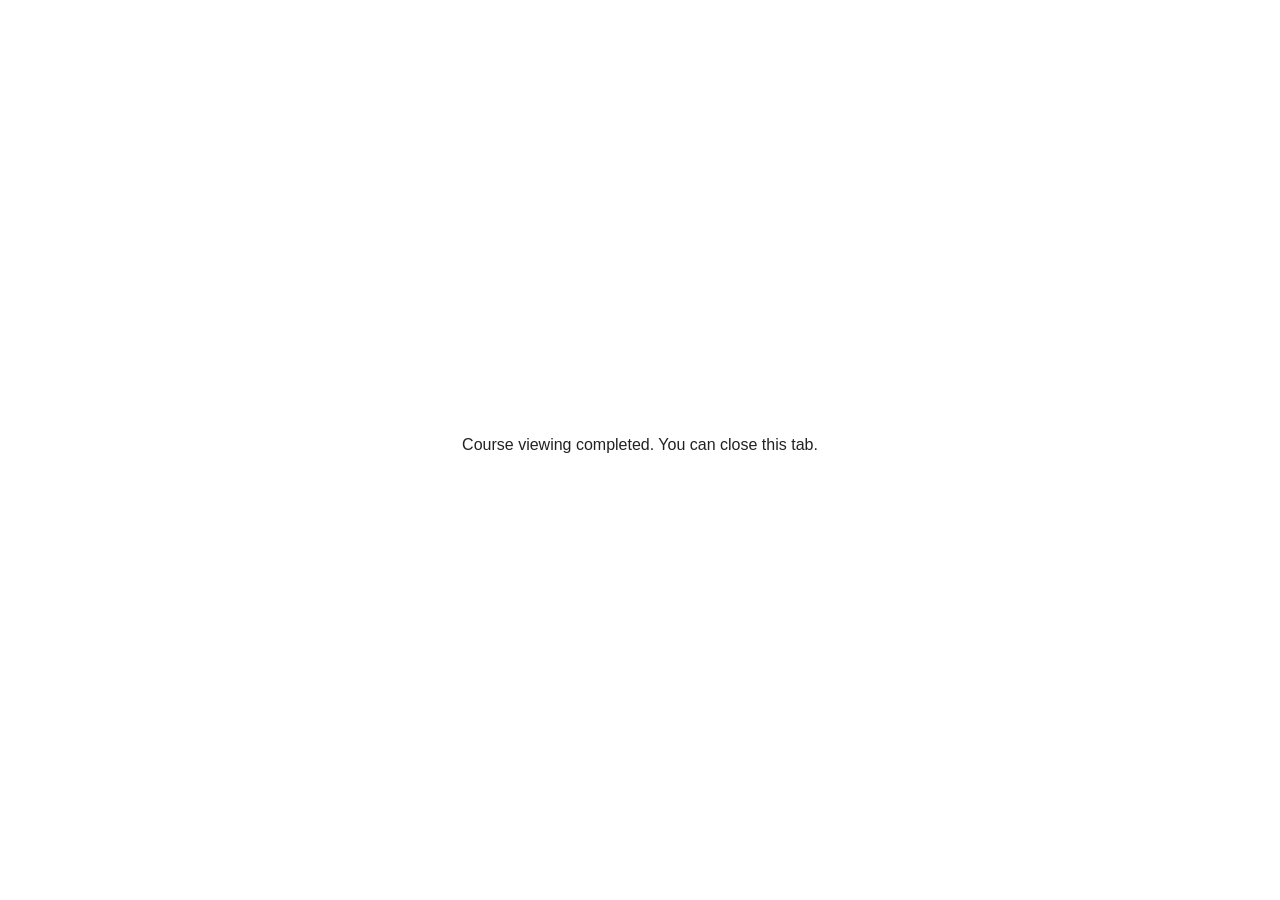
<file: res/data/goodbye.html>
<html>
<meta name="viewport" content="user-scalable=no, initial-scale=1, maximum-scale=1, minimum-scale=1" />
<body bgcolor="#ffffff">
<center style="position: absolute;margin: auto;top: 0;bottom: 0; left: 0; right: 0; height: 60px;">
<p style="font-family:Open Sans, Tahoma, Arial;  color:#222222;">
Course viewing completed. You can close this tab.
</p>
</center>
</body></html>
</file>
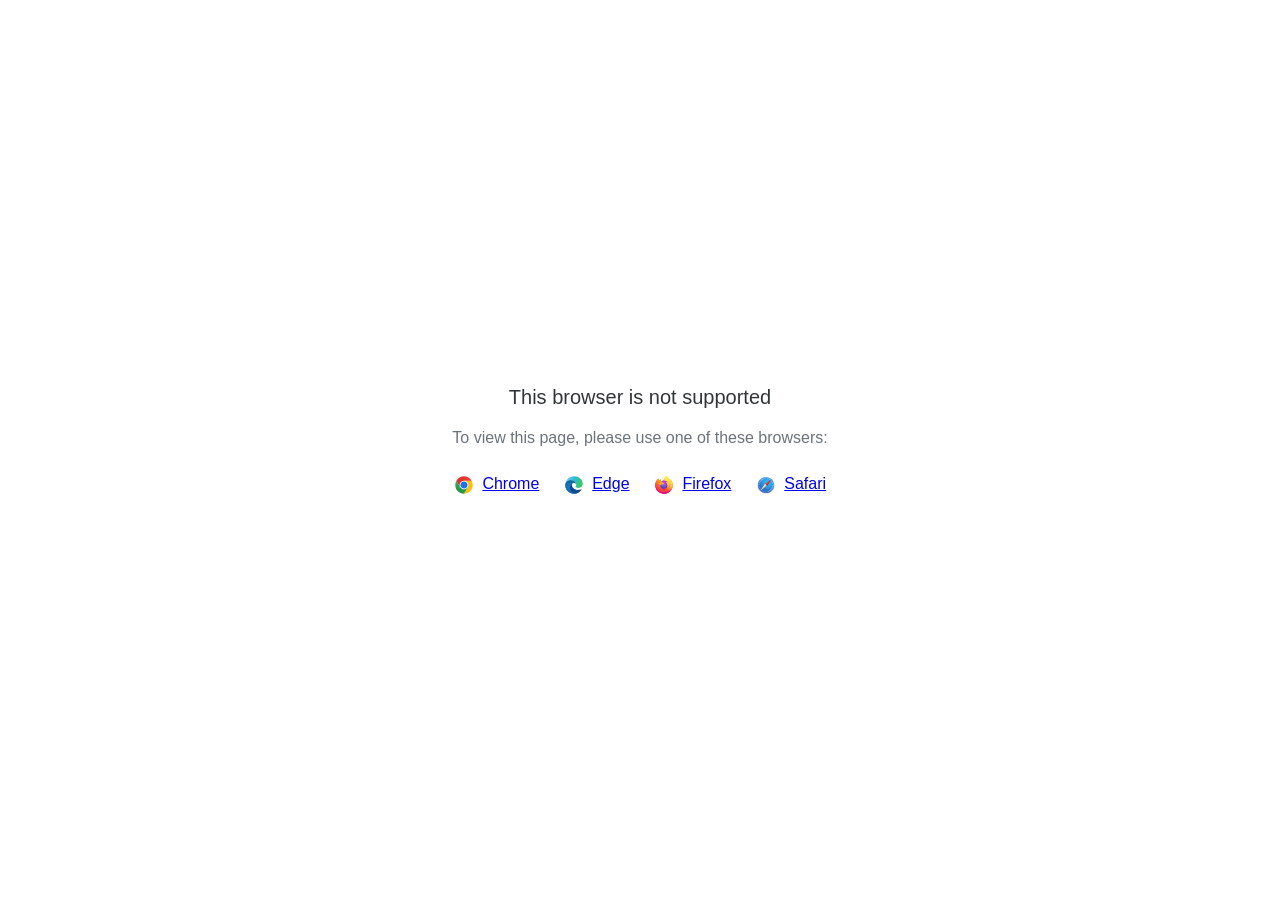
<file: res/data/html5-unsupported.html>
<html>
<head>
    <meta http-equiv="Content-Type" content="text/html;charset=utf-8"/>
    <meta name="viewport" content="width=device-width,initial-scale=1,maximum-scale=1">
    <meta name="format-detection" content="telephone=no">
    <meta name="apple-mobile-web-app-capable" content="yes">
    <meta name="apple-mobile-web-app-status-bar-style" content="black">
    <meta http-equiv="X-UA-Compatible" content="IE=edge">
    <meta name="msapplication-tap-highlight" content="no" />
    <title>Page Not Available</title>
    <style>
        body {
            background: #fff;
        }

        .banner {
            position: absolute;
            top: 50%;
            left: 50%;
            margin-left: -235px;
            margin-top: -67px;
            width: 470px;
            text-align: center;
            font-family: Roboto, Arial, Helvetica, sans-serif;
        }

        .title {
            margin-bottom: 16px;
            font-size: 20px;
            font-weight: 500;
            color: #323537;
            line-height: 28px;
        }

        .text {
            margin-bottom: 26px;
            font-size: 16px;
            color: #6C737B;
            line-height: 22px;
        }

        .browsers svg, .browsers a {
            display: inline-block;
            vertical-align: top;
        }

        .browsers a {
            font-size: 16px;
            margin-right: 20px;
            margin-left: 4px;
        }

        .browsers :last-child {
            margin-right: 0;
        }
    </style>
</head>
<body>
    <div class="banner">
        <div class="title">This browser is not supported</div>
        <div class="text">To view this page, please use one of these browsers:</div>
        <div class="browsers">
            <svg width="20" height="20" viewBox="0 0 20 20" fill="none" xmlns="http://www.w3.org/2000/svg">
                <path d="M10.0001 10.0001L13.789 12.1875L10.0001 18.7501C14.8326 18.7501 18.7501 14.8326 18.7501 10.0001C18.7501 8.40581 18.3216 6.91244 17.5766 5.625H10L10.0001 10.0001Z" fill="#FBBF12"/>
                <path d="M9.99999 1.25C6.76136 1.25 3.93585 3.01077 2.42285 5.6261L6.21103 12.1876L9.99999 10.0001V5.62507H17.5766C16.0634 3.01039 13.2382 1.25 9.99999 1.25Z" fill="url(#paint0_linear_579_2699)"/>
                <path d="M1.25005 10C1.25005 14.8325 5.16742 18.75 10 18.75L13.789 12.1875L10 10L6.21109 12.1875L2.42291 5.62598C1.67833 6.91306 1.25 8.40588 1.25 9.99988" fill="url(#paint1_linear_579_2699)"/>
                <path d="M14.3751 10.0001C14.3751 12.4163 12.4163 14.3751 10.0001 14.3751C7.58381 14.3751 5.625 12.4163 5.625 10.0001C5.625 7.58381 7.58381 5.625 10.0001 5.625C12.4163 5.625 14.3751 7.58381 14.3751 10.0001Z" fill="white"/>
                <path d="M13.5548 10.0001C13.5548 11.9633 11.9633 13.5548 10.0001 13.5548C8.03686 13.5548 6.44531 11.9633 6.44531 10.0001C6.44531 8.03686 8.03686 6.44531 10.0001 6.44531C11.9633 6.44531 13.5548 8.03686 13.5548 10.0001Z" fill="#1A73E8"/>
                <defs>
                    <linearGradient id="paint0_linear_579_2699" x1="5.04786" y1="6.71874" x2="12.965" y2="6.71874" gradientUnits="userSpaceOnUse">
                        <stop stop-color="#DB3328"/>
                        <stop offset="1" stop-color="#E53D30"/>
                    </linearGradient>
                    <linearGradient id="paint1_linear_579_2699" x1="4.58454" y1="7.18406" x2="7.82938" y2="12.8043" gradientUnits="userSpaceOnUse">
                        <stop stop-color="#32A651"/>
                        <stop offset="1" stop-color="#279847"/>
                    </linearGradient>
                </defs>
            </svg>
            <a href="https://www.google.com/chrome">Chrome</a>
            <svg width="20" height="20" viewBox="0 0 20 20" fill="none" xmlns="http://www.w3.org/2000/svg">
                <path d="M12.2449 9.92045C12.2449 8.25 10.5088 5.36648 6.59777 5.36648C2.68671 5.36648 1.25 8.62784 1.25 10.0199C1.25 5.0483 5.30074 1.25 10.1097 1.25C14.9188 1.25 18.75 4.84943 18.75 8.50852C18.75 11.7699 16.2956 12.9034 14.3002 12.9034C12.9832 12.9034 11.4866 12.4659 11.4866 11.7699C11.4866 11.233 12.2449 11.233 12.2449 9.92045Z" fill="url(#paint0_linear_579_2709)"/>
                <path d="M6.59777 5.36646C10.5088 5.36646 12.2449 8.24998 12.2449 9.92043C12.2449 9.93342 12.2448 9.94627 12.2446 9.95901C12.2249 8.84657 11.4738 7.79259 9.99002 7.79259C8.11431 7.79259 5.5801 10.338 5.91933 13.5C6.19087 16.031 8.33381 19.4261 12.9832 18.2329C12.9832 18.2329 12.1052 18.75 9.6508 18.75C5.30074 18.75 1.25 14.7727 1.25 10.2187C1.25 10.0981 1.25184 9.97975 1.25555 9.8637C1.35584 8.39889 2.82648 5.36646 6.59777 5.36646Z" fill="url(#paint1_linear_579_2709)"/>
                <path d="M6.59777 5.36646C10.5088 5.36646 12.2449 8.24998 12.2449 9.92043C12.2449 9.93342 12.2448 9.94627 12.2446 9.95901C12.2249 8.84657 11.4738 7.79259 9.99002 7.79259C8.11431 7.79259 5.5801 10.338 5.91933 13.5C6.19087 16.031 8.33381 19.4261 12.9832 18.2329C12.9832 18.2329 12.1052 18.75 9.6508 18.75C5.30074 18.75 1.25 14.7727 1.25 10.2187C1.25 10.0981 1.25184 9.97975 1.25555 9.8637C1.35584 8.39889 2.82648 5.36646 6.59777 5.36646Z" fill="url(#paint2_radial_579_2709)"/>
                <path d="M12.4415 18.4371C14.9324 17.7576 16.712 15.6377 17.0338 15.2101C17.393 14.7328 17.4928 14.4345 17.393 14.3351C17.2932 14.2357 17.1536 14.2555 16.7944 14.4345C16.4352 14.6135 14.32 15.4885 11.9056 14.7527C9.49107 14.0169 7.83486 12.1078 7.83486 9.99987C7.83486 8.36919 9.23166 7.79248 9.98993 7.79248C8.11422 7.79248 5.58001 10.3379 5.91923 13.4999C6.19077 16.0309 8.33371 19.426 12.9831 18.2328C12.9831 18.2328 12.821 18.3283 12.4415 18.4371Z" fill="#0E458A"/>
                <path d="M12.4415 18.4371C14.9324 17.7576 16.712 15.6377 17.0338 15.2101C17.393 14.7328 17.4928 14.4345 17.393 14.3351C17.2932 14.2357 17.1536 14.2555 16.7944 14.4345C16.4352 14.6135 14.32 15.4885 11.9056 14.7527C9.49107 14.0169 7.83486 12.1078 7.83486 9.99987C7.83486 8.36919 9.23166 7.79248 9.98993 7.79248C8.11422 7.79248 5.58001 10.3379 5.91923 13.4999C6.19077 16.0309 8.33371 19.426 12.9831 18.2328C12.9831 18.2328 12.821 18.3283 12.4415 18.4371Z" fill="url(#paint3_radial_579_2709)"/>
                <defs>
                    <linearGradient id="paint0_linear_579_2709" x1="17.7323" y1="11.5909" x2="0.61762" y2="7.54779" gradientUnits="userSpaceOnUse">
                        <stop stop-color="#3BCC50"/>
                        <stop offset="0.489583" stop-color="#2ABAD6"/>
                        <stop offset="1" stop-color="#7DCFE7"/>
                    </linearGradient>
                    <linearGradient id="paint1_linear_579_2709" x1="7.11659" y1="5.36646" x2="7.11659" y2="18.75" gradientUnits="userSpaceOnUse">
                        <stop stop-color="#035989"/>
                        <stop offset="0.265625" stop-color="#1175B6"/>
                        <stop offset="1" stop-color="#0470CF"/>
                    </linearGradient>
                    <radialGradient id="paint2_radial_579_2709" cx="0" cy="0" r="1" gradientUnits="userSpaceOnUse" gradientTransform="translate(6.83723 11.8693) rotate(59.2143) scale(5.92595 5.93561)">
                        <stop stop-color="#1284D8"/>
                        <stop offset="0.813899" stop-color="#1170B2" stop-opacity="0.767762"/>
                        <stop offset="1" stop-color="#0E649B" stop-opacity="0.65"/>
                    </radialGradient>
                    <radialGradient id="paint3_radial_579_2709" cx="0" cy="0" r="1" gradientUnits="userSpaceOnUse" gradientTransform="translate(11.6661 13.4999) rotate(77.9982) scale(4.79806 5.18015)">
                        <stop stop-color="#104890"/>
                        <stop offset="0.69943" stop-color="#12529E" stop-opacity="0.70624"/>
                        <stop offset="1" stop-color="#0E4584" stop-opacity="0.58"/>
                    </radialGradient>
                </defs>
            </svg>
            <a href="https://www.microsoft.com/edge">Edge</a>
            <svg width="20" height="20" viewBox="0 0 20 20" fill="none" xmlns="http://www.w3.org/2000/svg">
                <path d="M18.1191 6.70405C17.7385 5.78587 16.967 4.79462 16.3615 4.4815C16.8544 5.4501 17.1395 6.42162 17.2485 7.14652C17.2485 7.14652 17.2485 7.15163 17.2503 7.16113C16.2598 4.6861 14.5798 3.68791 13.2079 1.51504C13.1383 1.40543 13.069 1.29582 13.0012 1.17854C12.963 1.1124 12.932 1.05248 12.905 0.995851C12.8481 0.885984 12.8042 0.76987 12.7741 0.649844C12.7743 0.644144 12.7725 0.638558 12.7688 0.63417C12.7652 0.629782 12.7601 0.626904 12.7544 0.626094C12.749 0.624635 12.7434 0.624635 12.738 0.626094C12.7366 0.626756 12.7352 0.627617 12.734 0.628652C12.7318 0.628652 12.7296 0.63121 12.7274 0.63194L12.7311 0.627191C10.5302 1.91914 9.78353 4.30904 9.71499 5.5049C8.83549 5.56518 7.99455 5.88974 7.30189 6.43623C7.22949 6.37488 7.15379 6.31755 7.07512 6.26451C6.87551 5.56419 6.86708 4.82302 7.0507 4.11832C6.15057 4.52936 5.45059 5.17789 4.94165 5.75189H4.93764C4.5902 5.31089 4.61463 3.85634 4.63432 3.55272C4.63031 3.53372 4.37547 3.68535 4.34266 3.70837C4.03608 3.92756 3.7495 4.17357 3.48628 4.4435C3.18675 4.74784 2.9131 5.07672 2.66818 5.42671C2.1047 6.22702 1.70509 7.13132 1.49244 8.08735C1.48843 8.10635 1.48478 8.12608 1.48077 8.14544C1.46437 8.22254 1.40494 8.60946 1.39437 8.6935V8.71286C1.3169 9.11266 1.26865 9.5176 1.25 9.92444V9.96938C1.25 14.8186 5.17279 18.75 10.0114 18.75C14.345 18.75 17.943 15.5968 18.6477 11.455C18.6623 11.3428 18.6743 11.2295 18.6875 11.1163C18.8617 9.61022 18.6681 8.02743 18.1191 6.70405ZM8.02046 13.5774C8.06129 13.5968 8.09994 13.6183 8.14186 13.6373L8.14769 13.641C8.10577 13.6205 8.06311 13.5993 8.02082 13.5774H8.02046ZM17.251 7.16515V7.15675V7.16625V7.16515Z" fill="url(#paint0_linear_579_2717)"/>
                <path d="M18.119 6.704C17.7384 5.78582 16.9669 4.79457 16.3614 4.48145C16.8543 5.45005 17.1394 6.42157 17.2484 7.14647V7.16437C18.0752 9.41067 17.6246 11.695 16.9757 13.0907C15.9716 15.25 13.541 17.4635 9.73602 17.3557C5.62839 17.2388 2.0071 14.1802 1.33082 10.1776C1.20759 9.54586 1.33082 9.22543 1.39279 8.71281C1.31733 9.10778 1.28853 9.22214 1.25098 9.92439V9.96933C1.25098 14.8185 5.17377 18.7499 10.0124 18.7499C14.346 18.7499 17.944 15.5968 18.6487 11.4549C18.6633 11.3428 18.6753 11.2295 18.6884 11.1162C18.8616 9.61017 18.668 8.02738 18.119 6.704Z" fill="url(#paint1_radial_579_2717)"/>
                <path d="M18.119 6.704C17.7384 5.78582 16.9669 4.79457 16.3614 4.48145C16.8543 5.45005 17.1394 6.42157 17.2484 7.14647V7.16437C18.0752 9.41067 17.6246 11.695 16.9757 13.0907C15.9716 15.25 13.541 17.4635 9.73602 17.3557C5.62839 17.2388 2.0071 14.1802 1.33082 10.1776C1.20759 9.54586 1.33082 9.22543 1.39279 8.71281C1.31733 9.10778 1.28853 9.22214 1.25098 9.92439V9.96933C1.25098 14.8185 5.17377 18.7499 10.0124 18.7499C14.346 18.7499 17.944 15.5968 18.6487 11.4549C18.6633 11.3428 18.6753 11.2295 18.6884 11.1162C18.8616 9.61017 18.668 8.02738 18.119 6.704Z" fill="url(#paint2_radial_579_2717)"/>
                <path d="M13.8612 7.73587C13.8806 7.74939 13.8977 7.7629 13.9159 7.77642C13.696 7.38513 13.4221 7.02694 13.1022 6.71246C10.3788 3.98314 12.3884 0.794172 12.7271 0.631947L12.7307 0.627197C10.5298 1.91915 9.78314 4.30905 9.7146 5.50491C9.81668 5.49797 9.9184 5.4892 10.0223 5.4892C11.6647 5.4892 13.0953 6.39459 13.8612 7.73587Z" fill="url(#paint3_radial_579_2717)"/>
                <path d="M10.028 8.28118C10.0138 8.5004 9.24382 9.25307 8.97441 9.25307C6.48292 9.25307 6.07861 10.7635 6.07861 10.7635C6.18798 12.0357 7.07244 13.0833 8.14245 13.6375C8.19131 13.6627 8.24052 13.6854 8.28828 13.708C8.37396 13.7446 8.46 13.7811 8.54567 13.8136C8.91262 13.9433 9.29689 14.0172 9.68568 14.0329C14.0525 14.2382 14.8991 8.80001 11.7473 7.22087C12.5541 7.08021 13.3919 7.40575 13.8597 7.73495C13.0941 6.39367 11.6631 5.48828 10.0207 5.48828C9.91682 5.48828 9.81511 5.49705 9.71303 5.50399C8.83417 5.56502 7.99404 5.88994 7.30212 6.43642C7.43591 6.55005 7.58685 6.70131 7.90439 7.0148C8.5001 7.60378 10.0247 8.20993 10.028 8.28118Z" fill="url(#paint4_radial_579_2717)"/>
                <path d="M10.028 8.28118C10.0138 8.5004 9.24382 9.25307 8.97441 9.25307C6.48292 9.25307 6.07861 10.7635 6.07861 10.7635C6.18798 12.0357 7.07244 13.0833 8.14245 13.6375C8.19131 13.6627 8.24052 13.6854 8.28828 13.708C8.37396 13.7446 8.46 13.7811 8.54567 13.8136C8.91262 13.9433 9.29689 14.0172 9.68568 14.0329C14.0525 14.2382 14.8991 8.80001 11.7473 7.22087C12.5541 7.08021 13.3919 7.40575 13.8597 7.73495C13.0941 6.39367 11.6631 5.48828 10.0207 5.48828C9.91682 5.48828 9.81511 5.49705 9.71303 5.50399C8.83417 5.56502 7.99404 5.88994 7.30212 6.43642C7.43591 6.55005 7.58685 6.70131 7.90439 7.0148C8.5001 7.60378 10.0247 8.20993 10.028 8.28118Z" fill="url(#paint5_radial_579_2717)"/>
                <path d="M6.89479 6.14439C6.96588 6.19043 7.02421 6.22916 7.07708 6.2646C6.87746 5.56428 6.86903 4.82311 7.05265 4.11841C6.15252 4.52945 5.45255 5.17799 4.9436 5.75198C4.9848 5.75089 6.2557 5.72787 6.89479 6.14439Z" fill="url(#paint6_radial_579_2717)"/>
                <path d="M1.33119 10.1776C2.00747 14.1802 5.62876 17.2388 9.7393 17.3557C13.5443 17.4635 15.9735 15.25 16.979 13.0907C17.6279 11.6946 18.0785 9.41068 17.2517 7.16437V7.14756C17.2517 7.14976 17.2517 7.15268 17.2535 7.16218C17.5641 9.1962 16.532 11.1667 14.9184 12.4992C14.9167 12.5029 14.9152 12.5067 14.9137 12.5105C11.7692 15.0765 8.76042 14.0586 8.15123 13.6431C8.10893 13.6227 8.06628 13.6015 8.02399 13.5796C6.19056 12.7027 5.43334 11.0274 5.59558 9.5919C4.04797 9.5919 3.52007 8.28314 3.52007 8.28314C3.52007 8.28314 4.90982 7.29006 6.74143 8.1538C8.43778 8.95396 10.031 8.2835 10.031 8.28314C10.0277 8.21189 8.50304 7.60391 7.90842 7.01676C7.59088 6.70327 7.43995 6.55201 7.30615 6.43838C7.23375 6.37702 7.15805 6.3197 7.07939 6.26665C7.02725 6.23012 6.97001 6.19358 6.8971 6.14645C6.25801 5.72992 4.98711 5.75294 4.94518 5.75404H4.94117C4.59374 5.31303 4.61816 3.85849 4.63785 3.55487C4.63384 3.53587 4.379 3.68749 4.34619 3.71051C4.03961 3.92971 3.75303 4.17571 3.48981 4.44564C3.19028 4.74999 2.91663 5.07887 2.67171 5.42886C2.10823 6.22916 1.70862 7.13347 1.49597 8.08949C1.48904 8.1063 1.17734 9.47023 1.33119 10.1776Z" fill="url(#paint7_radial_579_2717)"/>
                <path d="M13.1024 6.71246C13.4222 7.02693 13.6962 7.38513 13.9161 7.77642C13.9616 7.81071 14.0055 7.8473 14.0473 7.88603C16.0335 9.71873 14.9945 12.3132 14.9154 12.4996C16.529 11.1671 17.5611 9.19662 17.2505 7.16259C16.2599 4.6861 14.58 3.68791 13.2081 1.51504C13.1385 1.40543 13.0692 1.29582 13.0014 1.17854C12.9631 1.1124 12.9321 1.05248 12.9051 0.995851C12.8483 0.885984 12.8044 0.76987 12.7742 0.649844C12.7745 0.644144 12.7726 0.638559 12.769 0.63417C12.7653 0.629782 12.7602 0.626904 12.7546 0.626094C12.7492 0.624635 12.7435 0.624635 12.7382 0.626094C12.7367 0.626756 12.7354 0.627617 12.7341 0.628652C12.732 0.628652 12.7298 0.63121 12.7276 0.63194C12.3885 0.794165 10.379 3.98313 13.1024 6.71246Z" fill="url(#paint8_radial_579_2717)"/>
                <path d="M14.0464 7.88413C14.0046 7.8454 13.9608 7.80882 13.9152 7.77452C13.8973 7.761 13.8787 7.74748 13.8605 7.73396C13.3928 7.40513 12.555 7.07922 11.7482 7.21989C14.8995 8.79902 14.0534 14.2372 9.68654 14.0319C9.29775 14.0163 8.91348 13.9424 8.54653 13.8126C8.46085 13.7805 8.37481 13.7451 8.28914 13.7071C8.23956 13.6844 8.19034 13.6618 8.14331 13.6365L8.14914 13.6402C8.75834 14.0567 11.7671 15.0746 14.9116 12.5075C14.9116 12.5075 14.9134 12.5028 14.9163 12.4962C14.9943 12.3132 16.0334 9.71866 14.0464 7.88413Z" fill="url(#paint9_radial_579_2717)"/>
                <path d="M6.07833 10.7635C6.07833 10.7635 6.48264 9.25306 8.97412 9.25306C9.24354 9.25306 10.0135 8.49966 10.0277 8.28117C10.0419 8.06268 8.43455 8.95199 6.7382 8.15183C4.90659 7.28809 3.51685 8.28117 3.51685 8.28117C3.51685 8.28117 4.04475 9.58993 5.59235 9.58993C5.43012 11.0255 6.18733 12.6992 8.02076 13.5776C8.06159 13.597 8.10024 13.6185 8.14217 13.6375C7.07215 13.0843 6.18879 12.0357 6.07833 10.7635Z" fill="url(#paint10_radial_579_2717)"/>
                <path d="M18.1191 6.70405C17.7385 5.78587 16.967 4.79462 16.3615 4.4815C16.8544 5.4501 17.1395 6.42162 17.2485 7.14652C17.2485 7.14652 17.2485 7.15163 17.2503 7.16113C16.2598 4.6861 14.5798 3.68791 13.2079 1.51504C13.1383 1.40543 13.069 1.29582 13.0012 1.17854C12.963 1.1124 12.932 1.05248 12.905 0.995851C12.8481 0.885984 12.8042 0.76987 12.7741 0.649844C12.7743 0.644144 12.7725 0.638558 12.7688 0.63417C12.7652 0.629782 12.7601 0.626904 12.7544 0.626094C12.749 0.624635 12.7434 0.624635 12.738 0.626094C12.7366 0.626756 12.7352 0.627617 12.734 0.628652C12.7318 0.628652 12.7296 0.63121 12.7274 0.63194L12.7311 0.627191C10.5302 1.91914 9.78353 4.30904 9.71499 5.5049C9.81707 5.49796 9.91878 5.48919 10.0227 5.48919C11.6651 5.48919 13.0957 6.39458 13.8616 7.73586C13.3939 7.40703 12.5561 7.08111 11.7493 7.22178C14.9007 8.80092 14.0545 14.2391 9.68764 14.0338C9.29885 14.0182 8.91458 13.9443 8.54763 13.8145C8.46196 13.7824 8.37592 13.747 8.29024 13.709C8.24066 13.6863 8.19144 13.6636 8.14441 13.6384L8.15025 13.6421C8.10796 13.6216 8.0653 13.6004 8.02301 13.5785C8.06384 13.5979 8.10249 13.6194 8.14441 13.6384C7.07221 13.0842 6.18885 12.0356 6.07839 10.7633C6.07839 10.7633 6.4827 9.25288 8.97418 9.25288C9.2436 9.25288 10.0136 8.49949 10.0278 8.28099C10.0245 8.20975 8.49987 7.60177 7.90525 7.01462C7.58771 6.70113 7.43678 6.54986 7.30298 6.43623C7.23058 6.37488 7.15488 6.31755 7.07622 6.26451C6.87661 5.56419 6.86817 4.82302 7.05179 4.11832C6.15166 4.52936 5.45169 5.17789 4.94275 5.75189H4.93874C4.5913 5.31089 4.61572 3.85634 4.63541 3.55272C4.6314 3.53372 4.37657 3.68535 4.34375 3.70837C4.03717 3.92756 3.75059 4.17357 3.48738 4.4435C3.18785 4.74784 2.9142 5.07672 2.66928 5.42671C2.1058 6.22702 1.70618 7.13132 1.49353 8.08735C1.48952 8.10635 1.48588 8.12608 1.48187 8.14544C1.46546 8.22254 1.39109 8.61494 1.38088 8.69898C1.38088 8.70556 1.38088 8.69277 1.38088 8.69898C1.31262 9.10444 1.26891 9.51368 1.25 9.92444V9.96938C1.25 14.8186 5.17279 18.75 10.0114 18.75C14.345 18.75 17.943 15.5968 18.6477 11.455C18.6623 11.3428 18.6743 11.2295 18.6875 11.1163C18.8617 9.61022 18.6681 8.02743 18.1191 6.70405ZM17.25 7.15492V7.16442V7.15492Z" fill="url(#paint11_linear_579_2717)"/>
                <defs>
                    <linearGradient id="paint0_linear_579_2717" x1="16.9594" y1="3.43288" x2="2.3837" y2="17.4648" gradientUnits="userSpaceOnUse">
                        <stop offset="0.05" stop-color="#FFF44F"/>
                        <stop offset="0.11" stop-color="#FFE847"/>
                        <stop offset="0.22" stop-color="#FFC830"/>
                        <stop offset="0.37" stop-color="#FF980E"/>
                        <stop offset="0.4" stop-color="#FF8B16"/>
                        <stop offset="0.46" stop-color="#FF672A"/>
                        <stop offset="0.53" stop-color="#FF3647"/>
                        <stop offset="0.7" stop-color="#E31587"/>
                    </linearGradient>
                    <radialGradient id="paint1_radial_579_2717" cx="0" cy="0" r="1" gradientUnits="userSpaceOnUse" gradientTransform="translate(16.287 2.63668) scale(18.2654 18.3055)">
                        <stop offset="0.13" stop-color="#FFBD4F"/>
                        <stop offset="0.19" stop-color="#FFAC31"/>
                        <stop offset="0.25" stop-color="#FF9D17"/>
                        <stop offset="0.28" stop-color="#FF980E"/>
                        <stop offset="0.4" stop-color="#FF563B"/>
                        <stop offset="0.47" stop-color="#FF3750"/>
                        <stop offset="0.71" stop-color="#F5156C"/>
                        <stop offset="0.78" stop-color="#EB0878"/>
                        <stop offset="0.86" stop-color="#E50080"/>
                    </radialGradient>
                    <radialGradient id="paint2_radial_579_2717" cx="0" cy="0" r="1" gradientUnits="userSpaceOnUse" gradientTransform="translate(9.61279 10.1202) scale(18.2654 18.3055)">
                        <stop offset="0.3" stop-color="#960E18"/>
                        <stop offset="0.35" stop-color="#B11927" stop-opacity="0.74"/>
                        <stop offset="0.43" stop-color="#DB293D" stop-opacity="0.34"/>
                        <stop offset="0.5" stop-color="#F5334B" stop-opacity="0.09"/>
                        <stop offset="0.53" stop-color="#FF3750" stop-opacity="0"/>
                    </radialGradient>
                    <radialGradient id="paint3_radial_579_2717" cx="0" cy="0" r="1" gradientUnits="userSpaceOnUse" gradientTransform="translate(11.8153 -1.51753) scale(13.2325 13.2615)">
                        <stop offset="0.13" stop-color="#FFF44F"/>
                        <stop offset="0.25" stop-color="#FFDC3E"/>
                        <stop offset="0.51" stop-color="#FF9D12"/>
                        <stop offset="0.53" stop-color="#FF980E"/>
                    </radialGradient>
                    <radialGradient id="paint4_radial_579_2717" cx="0" cy="0" r="1" gradientUnits="userSpaceOnUse" gradientTransform="translate(7.59304 14.9021) scale(8.69686 8.71594)">
                        <stop offset="0.35" stop-color="#3A8EE6"/>
                        <stop offset="0.47" stop-color="#5C79F0"/>
                        <stop offset="0.67" stop-color="#9059FF"/>
                        <stop offset="1" stop-color="#C139E6"/>
                    </radialGradient>
                    <radialGradient id="paint5_radial_579_2717" cx="0" cy="0" r="1" gradientUnits="userSpaceOnUse" gradientTransform="translate(9.87545 7.94492) rotate(-13.9265) scale(4.60823 5.42407)">
                        <stop offset="0.21" stop-color="#9059FF" stop-opacity="0"/>
                        <stop offset="0.28" stop-color="#8C4FF3" stop-opacity="0.06"/>
                        <stop offset="0.75" stop-color="#7716A8" stop-opacity="0.45"/>
                        <stop offset="0.97" stop-color="#6E008B" stop-opacity="0.6"/>
                    </radialGradient>
                    <radialGradient id="paint6_radial_579_2717" cx="0" cy="0" r="1" gradientUnits="userSpaceOnUse" gradientTransform="translate(9.38226 1.88781) scale(6.25678 6.27051)">
                        <stop stop-color="#FFE226"/>
                        <stop offset="0.12" stop-color="#FFDB27"/>
                        <stop offset="0.3" stop-color="#FFC82A"/>
                        <stop offset="0.5" stop-color="#FFA930"/>
                        <stop offset="0.73" stop-color="#FF7E37"/>
                        <stop offset="0.79" stop-color="#FF7139"/>
                    </radialGradient>
                    <radialGradient id="paint7_radial_579_2717" cx="0" cy="0" r="1" gradientUnits="userSpaceOnUse" gradientTransform="translate(14.3005 -2.08939) scale(26.6943 26.7529)">
                        <stop offset="0.11" stop-color="#FFF44F"/>
                        <stop offset="0.46" stop-color="#FF980E"/>
                        <stop offset="0.62" stop-color="#FF5634"/>
                        <stop offset="0.72" stop-color="#FF3647"/>
                        <stop offset="0.9" stop-color="#E31587"/>
                    </radialGradient>
                    <radialGradient id="paint8_radial_579_2717" cx="0" cy="0" r="1" gradientUnits="userSpaceOnUse" gradientTransform="translate(11.72 0.833589) rotate(84.2447) scale(19.4998 12.7839)">
                        <stop stop-color="#FFF44F"/>
                        <stop offset="0.06" stop-color="#FFE847"/>
                        <stop offset="0.17" stop-color="#FFC830"/>
                        <stop offset="0.3" stop-color="#FF980E"/>
                        <stop offset="0.36" stop-color="#FF8B16"/>
                        <stop offset="0.45" stop-color="#FF672A"/>
                        <stop offset="0.57" stop-color="#FF3647"/>
                        <stop offset="0.74" stop-color="#E31587"/>
                    </radialGradient>
                    <radialGradient id="paint9_radial_579_2717" cx="0" cy="0" r="1" gradientUnits="userSpaceOnUse" gradientTransform="translate(9.23484 4.20996) scale(16.6653 16.7019)">
                        <stop offset="0.14" stop-color="#FFF44F"/>
                        <stop offset="0.48" stop-color="#FF980E"/>
                        <stop offset="0.59" stop-color="#FF5634"/>
                        <stop offset="0.66" stop-color="#FF3647"/>
                        <stop offset="0.9" stop-color="#E31587"/>
                    </radialGradient>
                    <radialGradient id="paint10_radial_579_2717" cx="0" cy="0" r="1" gradientUnits="userSpaceOnUse" gradientTransform="translate(13.6341 5.18793) scale(18.2402 18.2803)">
                        <stop offset="0.09" stop-color="#FFF44F"/>
                        <stop offset="0.23" stop-color="#FFE141"/>
                        <stop offset="0.51" stop-color="#FFAF1E"/>
                        <stop offset="0.63" stop-color="#FF980E"/>
                    </radialGradient>
                    <linearGradient id="paint11_linear_579_2717" x1="16.7844" y1="3.35761" x2="4.38152" y2="15.7337" gradientUnits="userSpaceOnUse">
                        <stop offset="0.17" stop-color="#FFF44F" stop-opacity="0.8"/>
                        <stop offset="0.27" stop-color="#FFF44F" stop-opacity="0.63"/>
                        <stop offset="0.49" stop-color="#FFF44F" stop-opacity="0.22"/>
                        <stop offset="0.6" stop-color="#FFF44F" stop-opacity="0"/>
                    </linearGradient>
                </defs>
            </svg>
            <a href="https://www.mozilla.org/firefox">Firefox</a>
            <svg width="20" height="20" viewBox="0 0 20 20" fill="none" xmlns="http://www.w3.org/2000/svg">
                <path d="M10 18.75C14.8325 18.75 18.75 14.8325 18.75 10C18.75 5.16751 14.8325 1.25 10 1.25C5.16751 1.25 1.25 5.16751 1.25 10C1.25 14.8325 5.16751 18.75 10 18.75Z" fill="url(#paint0_linear_579_2734)"/>
                <path d="M10 18.0938C14.4701 18.0938 18.0938 14.4701 18.0938 10C18.0938 5.52995 14.4701 1.90625 10 1.90625C5.52995 1.90625 1.90625 5.52995 1.90625 10C1.90625 14.4701 5.52995 18.0938 10 18.0938Z" fill="url(#paint1_radial_579_2734)"/>
                <path d="M10.0137 3.87498C9.95897 3.87498 9.91113 3.83399 9.91113 3.7793V2.35057C9.91113 2.29588 9.95897 2.25488 10.0137 2.25488C10.0683 2.25488 10.1162 2.29588 10.1162 2.35057V3.7793C10.1093 3.83399 10.0683 3.87498 10.0137 3.87498Z" fill="#F3F3F3"/>
                <path d="M10.0137 3.88182C9.95214 3.88182 9.9043 3.83397 9.9043 3.77929V2.35058C9.9043 2.29589 9.95214 2.24805 10.0137 2.24805C10.0752 2.24805 10.123 2.29589 10.123 2.35058V3.77929C10.123 3.83397 10.0684 3.88182 10.0137 3.88182ZM10.0137 2.26167C9.96583 2.26167 9.91799 2.30273 9.91799 2.35058V3.77929C9.91799 3.82713 9.95898 3.8682 10.0137 3.8682C10.0615 3.8682 10.1093 3.82713 10.1093 3.77929V2.35058C10.1026 2.30273 10.0615 2.26167 10.0137 2.26167Z" fill="white"/>
                <path d="M10.6972 3.10941C10.6426 3.10257 10.6016 3.06157 10.6016 3.00688L10.6494 2.37108C10.6562 2.31646 10.7041 2.2754 10.7588 2.28224C10.8135 2.28909 10.8545 2.33015 10.8545 2.38484L10.8066 3.02057C10.7998 3.07526 10.7519 3.11626 10.6972 3.10948V3.10941Z" fill="#F3F3F3"/>
                <path d="M10.6973 3.1164C10.6357 3.10955 10.5947 3.06171 10.5947 3.00702L10.6426 2.37123C10.6494 2.31661 10.6973 2.26877 10.7588 2.27554C10.8203 2.28239 10.8613 2.3303 10.8613 2.38492L10.8135 3.02071C10.8066 3.08224 10.7588 3.12324 10.6973 3.1164ZM10.7588 2.28923C10.7109 2.28923 10.663 2.32346 10.663 2.3713L10.6152 3.00709C10.6152 3.05486 10.6494 3.09593 10.7041 3.10271C10.7519 3.10271 10.7998 3.06855 10.7998 3.02071L10.8476 2.38492C10.8476 2.33708 10.8066 2.29608 10.7587 2.28923H10.7588Z" fill="white"/>
                <path d="M11.2099 3.99815C11.1551 3.98447 11.121 3.93662 11.1278 3.88193L11.4081 2.48051C11.4218 2.4259 11.4696 2.39167 11.5243 2.40536C11.579 2.41905 11.6131 2.4669 11.6063 2.52158L11.326 3.923C11.3192 3.97078 11.2645 4.005 11.2098 3.99815H11.2099Z" fill="#F3F3F3"/>
                <path d="M11.2101 4.00462C11.1485 3.99093 11.1144 3.93625 11.1212 3.88156L11.4015 2.48016C11.4152 2.42554 11.4699 2.38447 11.5313 2.39816C11.5928 2.41185 11.6271 2.46654 11.6202 2.52123L11.34 3.92263C11.3263 3.97724 11.2716 4.01147 11.2101 4.00462ZM11.5313 2.41185C11.4835 2.40501 11.4356 2.43231 11.4219 2.48023L11.1418 3.88163C11.1349 3.9294 11.1622 3.97724 11.2169 3.991C11.2647 3.99778 11.3126 3.9704 11.3263 3.92256L11.6065 2.52123C11.6134 2.46654 11.5792 2.42554 11.5313 2.41185Z" fill="white"/>
                <path d="M12.0302 3.38287C12.0172 3.37973 12.0049 3.37405 11.9941 3.36617C11.9832 3.35828 11.9741 3.34834 11.9671 3.33691C11.9601 3.32548 11.9554 3.31279 11.9534 3.29956C11.9513 3.28633 11.9519 3.27282 11.955 3.2598L12.1259 2.64462C12.1395 2.58993 12.1942 2.56255 12.2489 2.57624C12.3036 2.58993 12.3378 2.64462 12.3242 2.69931L12.1532 3.31456C12.1395 3.36918 12.0849 3.39656 12.0302 3.38287Z" fill="#F3F3F3"/>
                <path d="M12.0302 3.38948C11.9756 3.37579 11.9346 3.31426 11.9551 3.25965L12.126 2.64433C12.1396 2.58972 12.2011 2.55549 12.2558 2.56918C12.3105 2.58287 12.3515 2.6444 12.331 2.69902L12.1601 3.31433C12.1464 3.36895 12.0918 3.40317 12.0303 3.38948H12.0302ZM12.2558 2.58972C12.208 2.57603 12.1533 2.6034 12.1396 2.65125L11.9688 3.26642C11.9551 3.31426 11.9824 3.36218 12.0371 3.37579C12.0849 3.38948 12.1396 3.36218 12.1533 3.31433L12.3242 2.69902C12.331 2.65125 12.3037 2.6034 12.2558 2.58964V2.58972Z" fill="white"/>
                <path d="M12.3652 4.34683C12.3105 4.3263 12.2901 4.26477 12.3105 4.21692L12.8574 2.89759C12.8778 2.84975 12.9394 2.82237 12.9872 2.84975C13.042 2.87021 13.0625 2.93181 13.042 2.97958L12.4951 4.29892C12.4746 4.34683 12.413 4.37414 12.3653 4.34683H12.3652Z" fill="#F3F3F3"/>
                <path d="M12.3653 4.35357C12.339 4.34356 12.3178 4.32354 12.3062 4.29791C12.2947 4.27227 12.2938 4.24311 12.3037 4.21681L12.8506 2.89746C12.8711 2.84277 12.9327 2.82224 12.9942 2.84277C13.0205 2.85278 13.0417 2.8728 13.0532 2.89843C13.0648 2.92407 13.0657 2.95323 13.0557 2.97953L12.5089 4.29888C12.4815 4.35357 12.4199 4.38088 12.3653 4.35357ZM12.9874 2.85646C12.9395 2.836 12.8848 2.85646 12.8643 2.90431L12.3174 4.22366C12.2969 4.2715 12.3243 4.31934 12.3721 4.33988C12.4199 4.36034 12.4746 4.33988 12.4952 4.29204L13.0421 2.97268C13.0557 2.93161 13.0352 2.87693 12.9874 2.85646Z" fill="white"/>
                <path d="M13.288 3.90926C13.2401 3.88188 13.2196 3.82719 13.2401 3.77935L13.5272 3.21202C13.5545 3.16411 13.6092 3.14358 13.6639 3.17095C13.7118 3.19833 13.7322 3.25302 13.7118 3.30079L13.4246 3.86819C13.3973 3.91603 13.3426 3.93664 13.2879 3.90926H13.288Z" fill="#F3F3F3"/>
                <path d="M13.288 3.91591C13.2332 3.88853 13.2128 3.827 13.2401 3.77231L13.5272 3.20498C13.5545 3.15022 13.6161 3.12975 13.6707 3.15706C13.7254 3.18444 13.746 3.24597 13.7186 3.30066L13.4315 3.868C13.4041 3.92268 13.3426 3.94322 13.2879 3.91584L13.288 3.91591ZM13.664 3.17075C13.6161 3.15029 13.5614 3.16391 13.5409 3.21175L13.2538 3.77916C13.2333 3.82015 13.2538 3.87484 13.2948 3.90222C13.3426 3.92268 13.3973 3.90906 13.4178 3.86122L13.705 3.29382C13.7254 3.25282 13.705 3.19813 13.664 3.17075Z" fill="white"/>
                <path d="M13.425 4.92103C13.3772 4.88688 13.3635 4.82534 13.3976 4.78435L14.1906 3.60168C14.2179 3.55383 14.2795 3.54699 14.3273 3.57437C14.3752 3.60852 14.3888 3.67005 14.3547 3.71105L13.5617 4.89372C13.5344 4.94156 13.4728 4.95525 13.425 4.92103Z" fill="#F3F3F3"/>
                <path d="M13.4248 4.92767C13.377 4.89352 13.3633 4.82514 13.3907 4.7773L14.1836 3.59466C14.2178 3.54682 14.2793 3.53313 14.334 3.56735C14.3818 3.60151 14.3955 3.66988 14.3682 3.71772L13.5752 4.90036C13.541 4.9482 13.4727 4.96182 13.4248 4.92767ZM14.3271 3.58104C14.2862 3.55367 14.2246 3.56051 14.1973 3.60151L13.4043 4.78414C13.377 4.82507 13.3906 4.87983 13.4317 4.90714C13.4727 4.93451 13.5342 4.92767 13.5615 4.88667L14.3545 3.71088C14.3818 3.66988 14.3682 3.60835 14.3271 3.58104Z" fill="white"/>
                <path d="M14.4229 4.66788C14.3819 4.63366 14.3683 4.57213 14.4024 4.53113L14.7989 4.0321C14.833 3.99117 14.8946 3.98425 14.9355 4.01848C14.9766 4.05263 14.9902 4.11416 14.956 4.15516L14.5596 4.65419C14.5255 4.69519 14.4639 4.70204 14.4229 4.66788H14.4229Z" fill="#F3F3F3"/>
                <path d="M14.4161 4.6747C14.3683 4.64047 14.3614 4.5721 14.3957 4.52425L14.7921 4.02528C14.8262 3.97736 14.8946 3.97052 14.9424 4.01159C14.9903 4.04574 14.9971 4.11412 14.9629 4.16196L14.5665 4.66101C14.5323 4.70885 14.464 4.7157 14.4161 4.6747ZM14.9287 4.02521C14.8878 3.99105 14.8331 3.9979 14.7989 4.0389L14.4024 4.53794C14.3751 4.57894 14.382 4.63363 14.4229 4.66778C14.464 4.70201 14.5186 4.69516 14.5528 4.65416L14.9493 4.15512C14.9767 4.11412 14.9697 4.05259 14.9288 4.02528L14.9287 4.02521Z" fill="white"/>
                <path d="M14.3545 5.69352C14.3135 5.65252 14.3135 5.59099 14.3545 5.55677L15.3661 4.55195C15.4072 4.51095 15.4686 4.51772 15.5029 4.55195C15.537 4.5861 15.5439 4.65447 15.5029 4.68863L14.4981 5.69352C14.457 5.73452 14.3955 5.73452 14.3545 5.69352Z" fill="#F3F3F3"/>
                <path d="M14.3477 5.70023C14.3279 5.68017 14.3169 5.65317 14.3169 5.62505C14.3169 5.59692 14.3279 5.56992 14.3477 5.54986L15.3594 4.54496C15.3794 4.52522 15.4064 4.51416 15.4346 4.51416C15.4627 4.51416 15.4898 4.52522 15.5098 4.54496C15.5295 4.56502 15.5406 4.59202 15.5406 4.62014C15.5406 4.64827 15.5295 4.67527 15.5098 4.69533L14.498 5.70016C14.478 5.71988 14.451 5.73093 14.4228 5.73093C14.3947 5.73093 14.3677 5.71988 14.3477 5.70016V5.70023ZM15.503 4.5518C15.4688 4.51758 15.4073 4.51758 15.3731 4.5518L14.3613 5.55663C14.3271 5.59086 14.3271 5.65239 14.3613 5.68654C14.3955 5.72077 14.457 5.72077 14.4912 5.68654L15.503 4.68171C15.5371 4.64749 15.5371 4.5928 15.503 4.5518Z" fill="white"/>
                <path d="M15.3798 5.63856C15.3456 5.59757 15.3456 5.53604 15.3866 5.50181L15.872 5.09171C15.9129 5.05755 15.9745 5.06433 16.0087 5.1054C16.0428 5.14639 16.0428 5.20792 16.0019 5.24207L15.5165 5.65225C15.4755 5.6864 15.4139 5.67956 15.3798 5.63856Z" fill="#F3F3F3"/>
                <path d="M15.373 5.64558C15.332 5.59774 15.3388 5.52936 15.3798 5.49521L15.8651 5.08502C15.9061 5.04402 15.9745 5.05087 16.0155 5.09871C16.0566 5.14655 16.0497 5.21493 16.0087 5.24908L15.5234 5.65927C15.4824 5.7002 15.414 5.69342 15.3731 5.64558H15.373ZM16.0019 5.10555C15.9677 5.06456 15.913 5.06456 15.8721 5.09186L15.3867 5.50205C15.3525 5.53621 15.3457 5.59089 15.3798 5.63189C15.414 5.67289 15.4687 5.67289 15.5097 5.64558L15.995 5.23539C16.036 5.20124 16.036 5.14655 16.0019 5.10555Z" fill="white"/>
                <path d="M15.1066 6.6229C15.0725 6.57505 15.0861 6.51352 15.134 6.48614L16.3234 5.6932C16.3712 5.66582 16.4327 5.67951 16.46 5.72058C16.4943 5.76842 16.4806 5.82995 16.4327 5.85726L15.2434 6.65021C15.2023 6.67758 15.1408 6.6639 15.1066 6.6229Z" fill="#F3F3F3"/>
                <path d="M15.0995 6.62311C15.0654 6.57527 15.0791 6.50689 15.1269 6.47274L16.3163 5.67974C16.3642 5.64559 16.4326 5.65928 16.4667 5.71397C16.5009 5.76181 16.4872 5.83018 16.4394 5.86427L15.25 6.65733C15.2021 6.69156 15.1338 6.67787 15.0995 6.62318V6.62311ZM16.453 5.72765C16.4257 5.68659 16.371 5.6729 16.33 5.70028L15.1405 6.4932C15.0996 6.52058 15.0858 6.57527 15.1201 6.62311C15.1474 6.66411 15.2021 6.6778 15.2431 6.65049L16.4326 5.85749C16.4736 5.82334 16.4804 5.76858 16.453 5.72765Z" fill="white"/>
                <path d="M16.125 6.76667C16.0977 6.71875 16.1114 6.65729 16.1592 6.62992L16.7129 6.31549C16.7608 6.28811 16.8223 6.30864 16.8496 6.35642C16.877 6.40433 16.8633 6.46579 16.8155 6.49317L16.2617 6.80766C16.2139 6.83497 16.1523 6.81451 16.125 6.7666L16.125 6.76667Z" fill="#F3F3F3"/>
                <path d="M16.1184 6.77347C16.0911 6.71878 16.1048 6.65725 16.1526 6.62994L16.7063 6.31549C16.7542 6.28811 16.8226 6.30865 16.8499 6.35642C16.8772 6.41118 16.8636 6.47271 16.8157 6.50002L16.262 6.81454C16.2141 6.84185 16.1458 6.82132 16.1184 6.77347ZM16.843 6.36333C16.8157 6.31549 16.761 6.3018 16.72 6.32911L16.1663 6.64363C16.1253 6.67094 16.1116 6.72563 16.1321 6.76663C16.1594 6.81447 16.2141 6.82816 16.2551 6.80085L16.8089 6.48633C16.8499 6.46587 16.8636 6.41118 16.843 6.36333Z" fill="white"/>
                <path d="M15.667 7.6758C15.6465 7.62111 15.667 7.56642 15.7216 7.54596L17.041 6.9991C17.0888 6.97856 17.1504 7.00587 17.1708 7.05371C17.1913 7.1084 17.1708 7.16308 17.1161 7.18355L15.7969 7.73041C15.749 7.75095 15.6875 7.73041 15.667 7.6758Z" fill="#F3F3F3"/>
                <path d="M15.6601 7.68255C15.6397 7.62793 15.6601 7.5664 15.7148 7.53903L17.0341 6.99218C17.0604 6.98227 17.0896 6.98318 17.1152 6.99471C17.1408 7.00624 17.1608 7.02746 17.1708 7.05371C17.1914 7.10839 17.1708 7.16992 17.1161 7.19723L15.7969 7.74408C15.7706 7.75401 15.7414 7.75312 15.7158 7.7416C15.6902 7.73008 15.6701 7.70887 15.6601 7.68262V7.68255ZM17.1572 7.06055C17.1367 7.01271 17.082 6.99218 17.041 7.00586L15.7217 7.55271C15.6738 7.57318 15.6533 7.62793 15.6738 7.67577C15.6943 7.72361 15.749 7.74415 15.79 7.73046L17.1093 7.18361C17.1572 7.16315 17.1777 7.10839 17.1572 7.06055Z" fill="white"/>
                <path d="M16.6308 8.0176C16.6104 7.96284 16.6377 7.90822 16.6923 7.88769L17.2938 7.6894C17.3417 7.66894 17.4032 7.70309 17.4169 7.75093C17.4374 7.80562 17.4101 7.86031 17.3554 7.88084L16.7539 8.07913C16.706 8.09959 16.6513 8.07228 16.6308 8.01753V8.0176Z" fill="#F3F3F3"/>
                <path d="M16.6239 8.02433C16.6034 7.96964 16.6307 7.9081 16.6923 7.88764L17.2938 7.68935C17.3485 7.66888 17.41 7.70304 17.4305 7.7578C17.451 7.81241 17.4237 7.87395 17.3621 7.89448L16.7606 8.09277C16.706 8.10639 16.6444 8.07901 16.6239 8.02433ZM17.4168 7.76464C17.4031 7.71673 17.3485 7.68935 17.3006 7.70304L16.6991 7.90133C16.6513 7.91495 16.6307 7.96964 16.6444 8.01755C16.6581 8.0654 16.7128 8.0927 16.7606 8.07901L17.3621 7.88079C17.41 7.86033 17.4305 7.81241 17.4168 7.76457V7.76464Z" fill="white"/>
                <path d="M16.0157 8.831C16.002 8.77632 16.0362 8.72163 16.0909 8.71479L17.4922 8.44138C17.5468 8.42769 17.5947 8.46868 17.6083 8.52337C17.622 8.57805 17.5879 8.63273 17.5332 8.63957L16.1319 8.91299C16.0772 8.91983 16.0225 8.88568 16.0156 8.831H16.0157Z" fill="#F3F3F3"/>
                <path d="M16.0019 8.83107C15.9882 8.76953 16.0292 8.71484 16.0839 8.70115L17.4853 8.42769C17.54 8.414 17.5947 8.45507 17.6083 8.51661C17.622 8.57807 17.581 8.63276 17.5263 8.64645L16.1249 8.91991C16.0703 8.9336 16.0155 8.8926 16.0019 8.831V8.83107ZM17.5947 8.52338C17.5879 8.47553 17.54 8.44138 17.4922 8.44822L16.0908 8.72168C16.0429 8.72853 16.0088 8.78315 16.0224 8.83107C16.0292 8.87891 16.0771 8.91307 16.125 8.90622L17.5263 8.63276C17.5742 8.61907 17.6083 8.57123 17.5947 8.52338Z" fill="white"/>
                <path d="M16.8908 9.35748C16.8839 9.30278 16.9181 9.25493 16.9728 9.24809L17.6016 9.17285C17.6563 9.16608 17.7042 9.20708 17.711 9.26178C17.7178 9.31647 17.6837 9.36432 17.629 9.37117L17.0001 9.44633C16.9522 9.45317 16.8975 9.41217 16.8907 9.35748H16.8908Z" fill="#F3F3F3"/>
                <path d="M16.8838 9.35764C16.877 9.29611 16.918 9.24143 16.9726 9.23458L17.6015 9.15944C17.6562 9.15259 17.7108 9.19359 17.7177 9.25512C17.7245 9.31664 17.6835 9.37133 17.6289 9.37817L16.9999 9.45332C16.9453 9.46016 16.8906 9.41917 16.8838 9.35764ZM17.7108 9.26196C17.7041 9.21412 17.6562 9.17305 17.6083 9.1799L16.9795 9.25512C16.9316 9.26196 16.8974 9.3098 16.9043 9.35764C16.9111 9.40548 16.959 9.44654 17.0068 9.4397L17.6357 9.36448C17.6835 9.35764 17.7177 9.3098 17.7109 9.26196H17.7108Z" fill="white"/>
                <path d="M16.1252 10.0205C16.1252 9.96581 16.1662 9.91797 16.2209 9.91797H17.6496C17.7043 9.91797 17.7453 9.96581 17.7453 10.0205C17.7453 10.0752 17.7043 10.123 17.6496 10.123H16.2209C16.1662 10.123 16.1252 10.0752 16.1252 10.0205Z" fill="#F3F3F3"/>
                <path d="M16.1184 10.0205C16.1184 9.95897 16.1663 9.91113 16.2209 9.91113H17.6497C17.7043 9.91113 17.7522 9.95897 17.7522 10.0205C17.7522 10.082 17.7043 10.1299 17.6497 10.1299H16.2209C16.1663 10.1299 16.1184 10.082 16.1184 10.0205ZM17.7385 10.0273C17.7385 9.97951 17.6975 9.93167 17.6496 9.93167H16.221C16.1732 9.93167 16.1321 9.97259 16.1321 10.0273C16.1321 10.0752 16.1732 10.123 16.221 10.123H17.6497C17.6976 10.1162 17.7386 10.0752 17.7386 10.0273H17.7385Z" fill="white"/>
                <path d="M16.8839 10.7109C16.8906 10.6562 16.9317 10.6152 16.9864 10.6152L17.6221 10.6631C17.6768 10.6699 17.7177 10.7178 17.7109 10.7724C17.7041 10.8271 17.6631 10.8681 17.6084 10.8681L16.9727 10.8203C16.9249 10.8134 16.8838 10.7656 16.8838 10.7109H16.8839Z" fill="#F3F3F3"/>
                <path d="M16.877 10.7109C16.8838 10.6494 16.9316 10.6084 16.9863 10.6084L17.6222 10.6562C17.6768 10.6631 17.7247 10.7109 17.7178 10.7725C17.711 10.834 17.6631 10.875 17.6084 10.875L16.9726 10.8271C16.918 10.8203 16.877 10.7656 16.877 10.7109ZM17.711 10.7725C17.7178 10.7246 17.6768 10.6768 17.629 10.6768L16.9931 10.6289C16.9453 10.6289 16.9043 10.6631 16.8974 10.7178C16.8906 10.7656 16.9316 10.8135 16.9795 10.8135L17.6153 10.8613C17.6631 10.8613 17.7042 10.8204 17.711 10.7725Z" fill="white"/>
                <path d="M16.0021 11.2098C16.0158 11.1551 16.0636 11.1209 16.1183 11.1278L17.5197 11.4081C17.5744 11.4217 17.6086 11.4696 17.5949 11.5243C17.5812 11.579 17.5334 11.6132 17.4787 11.6063L16.0772 11.3261C16.0294 11.3192 15.9952 11.2645 16.0021 11.2098Z" fill="#F3F3F3"/>
                <path d="M15.995 11.2101C16.0087 11.1486 16.0634 11.1144 16.1181 11.1212L17.5195 11.4015C17.5742 11.4152 17.6152 11.4698 17.6015 11.5314C17.5879 11.5929 17.5332 11.6271 17.4785 11.6203L16.077 11.34C16.0223 11.3263 15.9882 11.2716 15.995 11.2102V11.2101ZM17.5879 11.5314C17.5948 11.4835 17.5674 11.4357 17.5195 11.422L16.118 11.1417C16.0702 11.135 16.0223 11.1623 16.0086 11.217C16.0019 11.2648 16.0292 11.3126 16.0771 11.3263L17.4785 11.6066C17.5332 11.6134 17.5742 11.5792 17.5879 11.5314Z" fill="white"/>
                <path d="M16.6173 12.0302C16.6204 12.0171 16.6261 12.0049 16.634 11.9941C16.6419 11.9832 16.6518 11.9741 16.6632 11.9671C16.6747 11.9601 16.6873 11.9555 16.7006 11.9534C16.7138 11.9513 16.7273 11.9519 16.7403 11.955L17.3555 12.1259C17.4102 12.1395 17.4375 12.1943 17.4239 12.2489C17.4208 12.262 17.4151 12.2742 17.4072 12.2851C17.3994 12.2959 17.3894 12.3051 17.378 12.3121C17.3665 12.3191 17.3539 12.3237 17.3406 12.3258C17.3274 12.3279 17.3139 12.3273 17.3008 12.3242L16.6856 12.1532C16.6309 12.1395 16.6036 12.0848 16.6172 12.0302H16.6173Z" fill="#F3F3F3"/>
                <path d="M16.6104 12.0302C16.6241 11.9756 16.6856 11.9346 16.7403 11.9551L17.3555 12.1259C17.4102 12.1396 17.4445 12.2011 17.4308 12.2558C17.4171 12.3105 17.3555 12.3515 17.3009 12.331L16.6856 12.1601C16.6309 12.1464 16.5967 12.0918 16.6105 12.0303L16.6104 12.0302ZM17.4102 12.2558C17.4239 12.208 17.3965 12.1533 17.3487 12.1396L16.7335 11.9687C16.6856 11.955 16.6378 11.9824 16.6241 12.0371C16.6105 12.0849 16.6378 12.1396 16.6856 12.1533L17.3009 12.3242C17.3487 12.331 17.3965 12.3037 17.4102 12.2558Z" fill="white"/>
                <path d="M15.6533 12.3584C15.6738 12.3037 15.7354 12.2832 15.7832 12.3037L17.1025 12.8506C17.1504 12.871 17.1777 12.9326 17.1572 12.9804C17.1367 13.0352 17.0751 13.0556 17.0273 13.0352L15.708 12.4883C15.6533 12.4678 15.6328 12.4062 15.6533 12.3585V12.3584Z" fill="#F3F3F3"/>
                <path d="M15.6465 12.3516C15.6565 12.3253 15.6765 12.3041 15.7021 12.2926C15.7277 12.281 15.7569 12.2801 15.7832 12.2901L17.1025 12.8369C17.1572 12.8575 17.1777 12.919 17.1572 12.9806C17.1472 13.0068 17.1272 13.028 17.1015 13.0396C17.0759 13.0511 17.0467 13.052 17.0204 13.0421L15.7011 12.4952C15.6465 12.4678 15.626 12.4063 15.6465 12.3516ZM17.1435 12.9737C17.164 12.9259 17.1435 12.8712 17.0957 12.8506L15.7764 12.3037C15.7285 12.2833 15.6807 12.3106 15.6601 12.3584C15.6397 12.4063 15.6601 12.461 15.708 12.4815L17.0273 13.0284C17.0751 13.0421 17.1298 13.0216 17.1435 12.9737Z" fill="white"/>
                <path d="M16.0977 13.2811C16.1251 13.2333 16.1797 13.2127 16.2275 13.2333L16.7949 13.5204C16.8427 13.5409 16.8632 13.6024 16.8359 13.6571C16.8085 13.705 16.7539 13.7256 16.706 13.705L16.1388 13.4179C16.0909 13.3905 16.0703 13.329 16.0977 13.2811Z" fill="#F3F3F3"/>
                <path d="M16.0909 13.2742C16.1183 13.2196 16.1798 13.1991 16.2345 13.2264L16.8019 13.5135C16.8565 13.5409 16.8771 13.6024 16.8497 13.6571C16.8224 13.7118 16.7608 13.7323 16.7062 13.7049L16.1388 13.4178C16.0841 13.3974 16.0636 13.3289 16.0909 13.2742ZM16.8292 13.6502C16.8497 13.6024 16.836 13.5477 16.7882 13.5272L16.2208 13.2401C16.1797 13.2196 16.1251 13.2401 16.0977 13.2811C16.0773 13.3289 16.0909 13.3836 16.1387 13.4042L16.7061 13.6913C16.754 13.7118 16.8087 13.6981 16.8292 13.6502Z" fill="white"/>
                <path d="M15.0927 13.4111C15.1269 13.3632 15.1816 13.3496 15.2294 13.3837L16.4189 14.1767C16.4668 14.204 16.4736 14.2656 16.4463 14.3134C16.4121 14.3613 16.3574 14.3749 16.3095 14.3408L15.1201 13.5478C15.0722 13.5136 15.0585 13.4521 15.0927 13.4111Z" fill="#F3F3F3"/>
                <path d="M15.0858 13.4046C15.12 13.3567 15.1884 13.343 15.2363 13.3704L16.4257 14.1633C16.4736 14.1975 16.4873 14.259 16.4531 14.3137C16.4189 14.3616 16.3505 14.3752 16.3027 14.3479L15.1132 13.5549C15.0585 13.5208 15.0517 13.4524 15.0858 13.4046ZM16.4326 14.3068C16.4599 14.2659 16.4531 14.2043 16.4121 14.177L15.2226 13.384C15.1816 13.3567 15.1269 13.3704 15.0995 13.4114C15.0722 13.4524 15.079 13.5139 15.12 13.5412L16.3095 14.3342C16.3505 14.3616 16.4052 14.3479 16.4326 14.3069V14.3068Z" fill="white"/>
                <path d="M15.3456 14.4024C15.3798 14.3614 15.4413 14.3477 15.4823 14.382L15.9814 14.7716C16.0224 14.8057 16.0292 14.8673 15.995 14.9083C15.9609 14.9493 15.8994 14.963 15.8583 14.9288L15.3592 14.5391C15.3183 14.505 15.3114 14.4434 15.3456 14.4024Z" fill="#F3F3F3"/>
                <path d="M15.339 14.3954C15.3731 14.3475 15.4415 14.3407 15.4894 14.3749L15.9884 14.7645C16.0362 14.7987 16.0431 14.867 16.0088 14.9149C15.9747 14.9628 15.9063 14.9696 15.8585 14.9354L15.3595 14.5458C15.3116 14.5116 15.3048 14.4432 15.339 14.3954ZM15.9952 14.9081C16.0294 14.867 16.0225 14.8124 15.9815 14.7782L15.4825 14.3885C15.4415 14.3612 15.3868 14.3681 15.3527 14.409C15.3185 14.4501 15.3253 14.5048 15.3663 14.5389L15.8653 14.9286C15.9063 14.956 15.961 14.949 15.9951 14.9081H15.9952Z" fill="white"/>
                <path d="M14.3271 14.334C14.3682 14.293 14.4297 14.293 14.4639 14.334L15.4756 15.3388C15.5167 15.3799 15.5098 15.4414 15.4756 15.4755C15.4347 15.5165 15.3731 15.5165 15.3389 15.4755L14.3271 14.4707C14.293 14.4365 14.293 14.3681 14.3271 14.334Z" fill="#F3F3F3"/>
                <path d="M14.3271 14.3272C14.3472 14.3074 14.3742 14.2964 14.4024 14.2964C14.4305 14.2964 14.4575 14.3074 14.4776 14.3272L15.4893 15.332C15.5091 15.3521 15.5201 15.3791 15.5201 15.4072C15.5201 15.4354 15.5091 15.4624 15.4893 15.4824C15.4693 15.5022 15.4423 15.5132 15.4141 15.5132C15.386 15.5132 15.359 15.5022 15.3389 15.4824L14.3271 14.4776C14.2793 14.4366 14.2793 14.3683 14.3271 14.3272ZM15.4756 15.4687C15.5099 15.4346 15.5099 15.3731 15.4756 15.3389L14.4639 14.334C14.4297 14.2999 14.3682 14.2999 14.3341 14.334C14.2998 14.3682 14.2998 14.4297 14.3341 14.4639L15.3458 15.4687C15.3799 15.5098 15.4347 15.5098 15.4756 15.4687Z" fill="white"/>
                <path d="M14.3886 15.3525C14.4296 15.3183 14.4911 15.3183 14.5253 15.3593L14.9424 15.8378C14.9765 15.8789 14.9697 15.9404 14.9286 15.9746C14.8877 16.0087 14.8261 16.0087 14.7919 15.9677L14.3749 15.4892C14.3407 15.4551 14.3476 15.3935 14.3886 15.3525Z" fill="#F3F3F3"/>
                <path d="M14.3819 15.3525C14.4297 15.3115 14.4912 15.3183 14.5322 15.3593L14.9492 15.8378C14.9902 15.8789 14.9834 15.9472 14.9355 15.9882C14.8877 16.0292 14.8261 16.0224 14.7851 15.9814L14.3681 15.5029C14.334 15.4551 14.334 15.3867 14.3818 15.3525H14.3819ZM14.9287 15.9746C14.9697 15.9404 14.9697 15.8856 14.9424 15.8447L14.5253 15.3662C14.4912 15.332 14.4365 15.3252 14.3955 15.3593C14.3545 15.3935 14.3545 15.4482 14.3818 15.4891L14.7988 15.9677C14.833 16.0087 14.8877 16.0087 14.9287 15.9746H14.9287Z" fill="white"/>
                <path d="M13.4044 15.0927C13.4523 15.0585 13.5138 15.0722 13.5412 15.1201L14.3341 16.3026C14.3615 16.3505 14.3478 16.412 14.3068 16.4394C14.2589 16.4735 14.1974 16.4598 14.17 16.412L13.377 15.2294C13.3497 15.1816 13.3634 15.12 13.4044 15.0927H13.4044Z" fill="#F3F3F3"/>
                <path d="M13.4043 15.0859C13.4522 15.0517 13.5205 15.0654 13.5547 15.1132L14.3476 16.2958C14.3818 16.3436 14.3681 16.412 14.3135 16.4461C14.2656 16.4803 14.1973 16.4666 14.163 16.4188L13.3702 15.2362C13.336 15.1816 13.3497 15.1201 13.4043 15.0859V15.0859ZM14.3066 16.4325C14.3476 16.4051 14.3613 16.3504 14.3339 16.3094L13.5411 15.1268C13.5137 15.0859 13.459 15.079 13.4112 15.1064C13.3702 15.1337 13.3565 15.1884 13.3839 15.2294L14.1767 16.412C14.2041 16.4461 14.2656 16.4598 14.3066 16.4324L14.3066 16.4325Z" fill="white"/>
                <path d="M13.2607 16.1047C13.3085 16.0774 13.3701 16.0911 13.3974 16.139L13.7119 16.6927C13.7392 16.7405 13.7186 16.8021 13.6708 16.8294C13.623 16.8567 13.5614 16.8431 13.5341 16.7952L13.2197 16.2415C13.1992 16.1936 13.2128 16.1321 13.2606 16.1048L13.2607 16.1047Z" fill="#F3F3F3"/>
                <path d="M13.2607 16.0977C13.3154 16.0703 13.377 16.084 13.4043 16.1319L13.7187 16.6856C13.7461 16.7335 13.7324 16.8019 13.6778 16.8292C13.623 16.8566 13.5615 16.8429 13.5342 16.795L13.2197 16.2412C13.1924 16.1934 13.2061 16.1319 13.2607 16.0977H13.2607ZM13.6709 16.8224C13.7119 16.795 13.7324 16.7403 13.7051 16.6993L13.3907 16.1455C13.3633 16.1045 13.3086 16.0909 13.2676 16.1113C13.2265 16.1387 13.2061 16.1934 13.2334 16.2344L13.5479 16.7882C13.5683 16.8292 13.6299 16.8497 13.6709 16.8223V16.8224Z" fill="white"/>
                <path d="M12.3516 15.6534C12.4063 15.6329 12.4609 15.6534 12.4815 15.7012L13.0352 17.0206C13.0557 17.0684 13.0284 17.1299 12.9805 17.1504C12.9327 17.1709 12.8711 17.1504 12.8507 17.1026L12.2969 15.7833C12.2764 15.7354 12.3037 15.6739 12.3516 15.6534Z" fill="#F3F3F3"/>
                <path d="M12.3515 15.6465C12.4062 15.626 12.4677 15.6465 12.4951 15.7011L13.0488 17.0205C13.0587 17.0468 13.0578 17.0759 13.0462 17.1015C13.0347 17.1272 13.0135 17.1472 12.9872 17.1572C12.9326 17.1777 12.871 17.1572 12.8437 17.1025L12.29 15.7832C12.2695 15.7353 12.2969 15.6738 12.3515 15.6465ZM12.9736 17.1436C13.0214 17.123 13.0419 17.0683 13.0214 17.0273L12.4677 15.708C12.4472 15.6601 12.3925 15.6396 12.3447 15.6601C12.2969 15.6806 12.2763 15.7353 12.2969 15.7764L12.8505 17.0957C12.8779 17.1436 12.9257 17.164 12.9736 17.1436Z" fill="white"/>
                <path d="M12.0165 16.624C12.0713 16.6035 12.1259 16.6308 12.1464 16.6855L12.3447 17.2871C12.3652 17.3349 12.331 17.3965 12.2832 17.4101C12.2285 17.4306 12.1738 17.4033 12.1533 17.3486L11.955 16.747C11.9346 16.6992 11.9619 16.6445 12.0166 16.624H12.0165Z" fill="#F3F3F3"/>
                <path d="M12.0099 16.6172C12.0362 16.6073 12.0653 16.6082 12.0909 16.6197C12.1165 16.6312 12.1366 16.6525 12.1466 16.6787L12.3449 17.2802C12.3653 17.3349 12.3312 17.3965 12.2764 17.417C12.2501 17.4269 12.221 17.426 12.1954 17.4144C12.1697 17.4029 12.1497 17.3817 12.1397 17.3555L11.9415 16.7539C11.9278 16.6992 11.9552 16.6377 12.0099 16.6172ZM12.2765 17.4032C12.3243 17.3896 12.3517 17.3349 12.338 17.2871L12.1397 16.6855C12.1261 16.6377 12.0714 16.6172 12.0236 16.6309C11.9756 16.6446 11.9483 16.6992 11.962 16.7471L12.1603 17.3486C12.1637 17.3602 12.1696 17.371 12.1775 17.3801C12.1855 17.3893 12.1952 17.3967 12.2062 17.4019C12.2171 17.407 12.2291 17.4098 12.2412 17.4101C12.2533 17.4103 12.2653 17.408 12.2765 17.4033V17.4032Z" fill="white"/>
                <path d="M11.21 16.0018C11.2646 15.9881 11.3193 16.0223 11.3261 16.077L11.6133 17.4784C11.627 17.533 11.5859 17.5809 11.5312 17.5946C11.4766 17.6083 11.4218 17.5741 11.415 17.5194L11.1278 16.118C11.121 16.0701 11.1552 16.0154 11.2099 16.0017L11.21 16.0018Z" fill="#F3F3F3"/>
                <path d="M11.2101 15.9951C11.2715 15.9814 11.3262 16.0224 11.3399 16.0771L11.627 17.4787C11.6407 17.5333 11.5996 17.5948 11.5449 17.6017C11.4834 17.6154 11.4287 17.5744 11.4151 17.5197L11.128 16.1181C11.1144 16.0634 11.1486 16.0088 11.21 15.9951L11.2101 15.9951ZM11.5313 17.588C11.5792 17.5812 11.6133 17.5333 11.6065 17.4786L11.3194 16.0771C11.3126 16.0293 11.2579 15.9951 11.21 16.0088C11.1622 16.0156 11.128 16.0634 11.1349 16.1181L11.422 17.5197C11.4356 17.5675 11.4834 17.5948 11.5313 17.5881L11.5313 17.588Z" fill="white"/>
                <path d="M10.6904 16.8905C10.7451 16.8837 10.7929 16.9179 10.8066 16.9726L10.8886 17.6014C10.8955 17.6561 10.8545 17.704 10.7997 17.7108C10.7451 17.7176 10.6973 17.6835 10.6836 17.6288L10.6016 16.9999C10.5947 16.9452 10.6357 16.8974 10.6904 16.8905Z" fill="#F3F3F3"/>
                <path d="M10.6902 16.8835C10.7518 16.8768 10.8065 16.9178 10.8133 16.9725L10.8954 17.6014C10.9022 17.6561 10.8612 17.7107 10.7997 17.7176C10.7381 17.7244 10.6834 17.6834 10.6765 17.6287L10.5945 16.9998C10.5876 16.9451 10.6287 16.8904 10.6902 16.8835ZM10.7928 17.7039C10.8407 17.6971 10.8818 17.6492 10.8749 17.6014L10.7928 16.9725C10.786 16.9246 10.7381 16.8904 10.6902 16.8972C10.6424 16.9041 10.6013 16.9519 10.6081 16.9998L10.6902 17.6287C10.6971 17.6766 10.7449 17.7107 10.7928 17.7039Z" fill="white"/>
                <path d="M9.98631 16.125C10.041 16.125 10.0888 16.1661 10.0888 16.2208V17.6494C10.0888 17.7041 10.041 17.7452 9.98631 17.7452C9.93163 17.7452 9.88379 17.7041 9.88379 17.6494V16.2208C9.89063 16.1661 9.93163 16.125 9.98631 16.125Z" fill="#F3F3F3"/>
                <path d="M9.98632 16.1182C10.0479 16.1182 10.0957 16.166 10.0957 16.2207V17.6494C10.0957 17.7041 10.0479 17.7519 9.98632 17.7519C9.92479 17.7519 9.87695 17.7041 9.87695 17.6494V16.2208C9.87695 16.1661 9.93164 16.1182 9.98632 16.1182ZM9.98632 17.7383C10.0342 17.7383 10.082 17.6973 10.082 17.6494V16.2208C10.082 16.1729 10.041 16.1319 9.98632 16.1319C9.93848 16.1319 9.89064 16.1729 9.89064 16.2208V17.6494C9.89742 17.6973 9.93848 17.7383 9.98632 17.7383Z" fill="white"/>
                <path d="M9.30272 16.8906C9.35741 16.8975 9.39841 16.9385 9.39841 16.9932L9.35057 17.6289C9.34379 17.6836 9.29588 17.7246 9.24119 17.7179C9.18651 17.7109 9.14551 17.6699 9.14551 17.6153L9.19335 16.9795C9.20019 16.9249 9.24804 16.8838 9.30272 16.8906Z" fill="#F3F3F3"/>
                <path d="M9.30273 16.8835C9.36427 16.8904 9.40526 16.9382 9.40526 16.9929L9.35742 17.6287C9.35058 17.6834 9.30273 17.7313 9.2412 17.7244C9.17974 17.7176 9.13867 17.6697 9.13867 17.615L9.18651 16.9792C9.19336 16.9178 9.2412 16.8768 9.30273 16.8835ZM9.2412 17.7107C9.28904 17.7107 9.33696 17.6766 9.33696 17.6287L9.3848 16.9929C9.3848 16.9451 9.35058 16.9041 9.29589 16.8972C9.24805 16.8972 9.2002 16.9314 9.2002 16.9793L9.15236 17.615C9.15236 17.6629 9.19336 17.704 9.24127 17.7107H9.2412Z" fill="white"/>
                <path d="M8.78993 16.0019C8.84461 16.0155 8.87877 16.0633 8.87192 16.118L8.59165 17.5195C8.57796 17.5742 8.53012 17.6085 8.47544 17.5947C8.42075 17.5811 8.3866 17.5332 8.39345 17.4785L8.67372 16.077C8.68056 16.0292 8.73524 15.995 8.78993 16.0019Z" fill="#F3F3F3"/>
                <path d="M8.79021 15.995C8.85167 16.0086 8.88589 16.0634 8.87905 16.118L8.59876 17.5195C8.58507 17.5742 8.53039 17.6152 8.46893 17.6015C8.40739 17.5878 8.37317 17.5331 8.38001 17.4784L8.6603 16.077C8.67399 16.0223 8.72867 15.9881 8.79014 15.995L8.79021 15.995ZM8.46893 17.5878C8.51677 17.5946 8.56461 17.5673 8.5783 17.5195L8.85851 16.118C8.86536 16.0702 8.83805 16.0223 8.78336 16.0086C8.73552 16.0019 8.68768 16.0292 8.67399 16.0771L8.3937 17.4784C8.38686 17.5331 8.42101 17.5742 8.46893 17.5878Z" fill="white"/>
                <path d="M7.96987 16.6172C8.02462 16.6309 8.05878 16.6856 8.04509 16.7403L7.87418 17.3555C7.86056 17.4102 7.80587 17.4375 7.75118 17.4238C7.73816 17.4207 7.72588 17.415 7.71504 17.4072C7.70421 17.3993 7.69504 17.3893 7.68805 17.3779C7.68106 17.3665 7.6764 17.3538 7.67432 17.3406C7.67225 17.3273 7.67281 17.3138 7.67596 17.3008L7.84687 16.6856C7.86056 16.6309 7.91525 16.6036 7.96994 16.6172H7.96987Z" fill="#F3F3F3"/>
                <path d="M7.96967 16.6105C8.02442 16.6241 8.06542 16.6857 8.04488 16.7403L7.87398 17.3556C7.86036 17.4103 7.79883 17.4445 7.74415 17.4307C7.68946 17.4171 7.64847 17.3556 7.66893 17.3009L7.83983 16.6857C7.85352 16.631 7.90821 16.5968 7.96967 16.6104V16.6105ZM7.74415 17.4103C7.79199 17.424 7.84668 17.3966 7.86036 17.3487L8.0312 16.7335C8.04488 16.6857 8.01758 16.6378 7.96289 16.6241C7.91505 16.6104 7.86036 16.6378 7.84668 16.6857L7.67577 17.3009C7.66893 17.3487 7.69624 17.3966 7.74415 17.4103Z" fill="white"/>
                <path d="M7.63459 15.6532C7.68928 15.6737 7.70974 15.7352 7.68928 15.7831L7.14242 17.1024C7.12195 17.1503 7.06035 17.1776 7.01258 17.1503C6.96467 17.1229 6.93729 17.0682 6.95783 17.0204L7.50469 15.7011C7.52515 15.6532 7.58675 15.6258 7.63452 15.6532H7.63459Z" fill="#F3F3F3"/>
                <path d="M7.63481 15.6465C7.66108 15.6565 7.68231 15.6765 7.69384 15.7021C7.70537 15.7277 7.70627 15.7569 7.69634 15.7832L7.14946 17.1025C7.12892 17.1572 7.06739 17.1777 7.00586 17.1572C6.97961 17.1471 6.95839 17.1271 6.94686 17.1015C6.93533 17.0759 6.93442 17.0468 6.94432 17.0205L7.49121 15.7011C7.51859 15.6465 7.58012 15.6191 7.63481 15.6465ZM7.0127 17.1435C7.06055 17.164 7.11523 17.1435 7.13577 17.0957L7.68265 15.7764C7.70312 15.7285 7.67581 15.6806 7.62797 15.6601C7.58012 15.6397 7.52543 15.6601 7.5049 15.708L6.95801 17.0273C6.94432 17.0683 6.96486 17.123 7.0127 17.1435Z" fill="white"/>
                <path d="M6.71205 16.0911C6.75989 16.1184 6.78035 16.1731 6.75989 16.2209L6.47277 16.7882C6.44539 16.8361 6.3907 16.8566 6.33602 16.8292C6.28817 16.8019 6.26771 16.7472 6.28817 16.6994L6.57536 16.1322C6.60267 16.0843 6.65736 16.0637 6.71205 16.0911Z" fill="#F3F3F3"/>
                <path d="M6.71201 16.0841C6.7667 16.1114 6.78716 16.173 6.75986 16.2276L6.47273 16.7949C6.44535 16.8496 6.38382 16.8702 6.32921 16.8428C6.27452 16.8155 6.25398 16.7539 6.28136 16.6993L6.56842 16.132C6.5958 16.0772 6.65733 16.0568 6.71201 16.0841ZM6.33605 16.8292C6.38389 16.8496 6.43858 16.8359 6.45904 16.7881L6.74617 16.2208C6.76663 16.1797 6.74617 16.1251 6.70517 16.0978C6.65733 16.0773 6.60264 16.0909 6.58211 16.1387L6.29498 16.706C6.27452 16.7471 6.29498 16.8018 6.33605 16.8291V16.8292Z" fill="white"/>
                <path d="M6.5751 15.0791C6.62295 15.1133 6.63664 15.1748 6.60248 15.2158L5.80949 16.3985C5.78218 16.4463 5.72058 16.4532 5.6728 16.4259C5.62496 16.3916 5.61127 16.3302 5.64543 16.2891L6.43842 15.1063C6.46573 15.0586 6.52726 15.0449 6.5751 15.079V15.0791Z" fill="#F3F3F3"/>
                <path d="M6.57523 15.0724C6.62308 15.1067 6.63677 15.175 6.60939 15.2229L5.81643 16.4056C5.78227 16.4533 5.72074 16.467 5.66605 16.4329C5.61821 16.3986 5.60452 16.3303 5.63183 16.2824L6.42485 15.0998C6.45901 15.052 6.52739 15.0383 6.57523 15.0724ZM5.6729 16.4192C5.71383 16.4465 5.77543 16.4396 5.80274 16.3987L6.59577 15.216C6.62308 15.175 6.60946 15.1203 6.56839 15.093C6.52739 15.0657 6.46585 15.0725 6.43854 15.1134L5.64552 16.2893C5.61821 16.3303 5.63183 16.3918 5.6729 16.4191V16.4192Z" fill="white"/>
                <path d="M5.57717 15.332C5.61823 15.3661 5.63185 15.4276 5.5977 15.4686L5.2012 15.9676C5.16705 16.0086 5.10552 16.0155 5.06452 15.9813C5.02353 15.9472 5.00984 15.8856 5.04406 15.8446L5.44048 15.3456C5.47464 15.3046 5.53617 15.2977 5.57717 15.332Z" fill="#F3F3F3"/>
                <path d="M5.58408 15.325C5.63192 15.3592 5.63877 15.4276 5.60454 15.4754L5.2081 15.9745C5.17395 16.0223 5.10557 16.0292 5.05773 15.9882C5.00989 15.9539 5.00304 15.8856 5.03726 15.8377L5.4337 15.3387C5.46786 15.2908 5.53623 15.284 5.58408 15.325ZM5.07142 15.9745C5.11235 16.0086 5.16711 16.0018 5.20126 15.9608L5.59777 15.4617C5.62515 15.4208 5.61823 15.366 5.5773 15.3319C5.53623 15.2977 5.48155 15.3045 5.44739 15.3456L5.05088 15.8446C5.02357 15.8856 5.03042 15.9471 5.07135 15.9745H5.07142Z" fill="white"/>
                <path d="M5.64539 14.3067C5.68639 14.3476 5.68639 14.4092 5.64539 14.4434L4.63374 15.4482C4.59267 15.4893 4.53121 15.4824 4.49699 15.4482C4.46284 15.414 4.45599 15.3457 4.49699 15.3115L5.5018 14.3067C5.54286 14.2656 5.60439 14.2656 5.64539 14.3067Z" fill="#F3F3F3"/>
                <path d="M5.65229 14.2998C5.67198 14.3199 5.68302 14.3469 5.68302 14.375C5.68302 14.4031 5.67198 14.4301 5.65229 14.4501L4.64057 15.4551C4.62051 15.4748 4.59353 15.4858 4.56542 15.4858C4.53731 15.4858 4.51033 15.4748 4.49027 15.4551C4.47053 15.4351 4.45947 15.408 4.45947 15.3799C4.45947 15.3518 4.47053 15.3247 4.49027 15.3047L5.50192 14.2998C5.52198 14.2801 5.54898 14.269 5.57711 14.269C5.60523 14.269 5.63223 14.2801 5.65229 14.2998ZM4.49704 15.4482C4.5312 15.4824 4.59273 15.4824 4.62688 15.4482L5.6386 14.4433C5.67282 14.4091 5.67282 14.3476 5.6386 14.3134C5.60445 14.2792 5.54292 14.2792 5.50877 14.3134L4.49704 15.3183C4.46289 15.3524 4.46289 15.4072 4.49704 15.4481V15.4482Z" fill="white"/>
                <path d="M4.62007 14.3615C4.65422 14.4025 4.65422 14.4641 4.61322 14.4982L4.12788 14.9085C4.08688 14.9426 4.02535 14.9358 3.99113 14.8948C3.95697 14.8537 3.95697 14.7922 3.99797 14.758L4.48331 14.3478C4.52438 14.3136 4.58584 14.3205 4.62007 14.3615Z" fill="#F3F3F3"/>
                <path d="M4.62695 14.3545C4.66795 14.4024 4.6611 14.4707 4.62011 14.5049L4.13476 14.915C4.09376 14.9561 4.02538 14.9492 3.98439 14.9014C3.94332 14.8535 3.95016 14.7852 3.99116 14.751L4.47658 14.3409C4.5175 14.2999 4.58595 14.3067 4.62688 14.3546L4.62695 14.3545ZM3.99801 14.8946C4.03223 14.9356 4.08692 14.9356 4.12784 14.9082L4.61326 14.4981C4.64741 14.4639 4.65426 14.4092 4.62011 14.3683C4.58588 14.3272 4.53119 14.3272 4.49027 14.3546L4.00485 14.7647C3.96385 14.7988 3.96385 14.8536 3.99801 14.8945V14.8946Z" fill="white"/>
                <path d="M4.8935 13.3767C4.92765 13.4246 4.91396 13.4861 4.86612 13.5135L3.67669 14.3064C3.62885 14.3337 3.56732 14.3201 3.54001 14.2791C3.50579 14.2312 3.51948 14.1697 3.56732 14.1423L4.75682 13.3494C4.79788 13.3221 4.85935 13.3357 4.89357 13.3767H4.8935Z" fill="#F3F3F3"/>
                <path d="M4.90031 13.377C4.93447 13.4249 4.92078 13.4932 4.87294 13.5274L3.68353 14.3203C3.63568 14.3546 3.56731 14.3408 3.53316 14.2862C3.49893 14.2383 3.51269 14.17 3.56046 14.1358L4.74994 13.3428C4.79779 13.3087 4.86609 13.3224 4.90024 13.377H4.90031ZM3.54685 14.2725C3.57415 14.3135 3.62884 14.3272 3.66984 14.2999L4.85925 13.5069C4.90032 13.4796 4.91393 13.4249 4.87978 13.3771C4.85247 13.336 4.79779 13.3224 4.75672 13.3497L3.56731 14.1427C3.52631 14.1768 3.51947 14.2315 3.54685 14.2725Z" fill="white"/>
                <path d="M3.87524 13.2334C3.90262 13.2813 3.88893 13.3428 3.84109 13.3702L3.28736 13.6846C3.23952 13.7119 3.17798 13.6914 3.15068 13.6436C3.1233 13.5957 3.13699 13.5342 3.18483 13.5068L3.73856 13.1924C3.7864 13.1651 3.84793 13.1856 3.87531 13.2334H3.87524Z" fill="#F3F3F3"/>
                <path d="M3.88214 13.2266C3.90945 13.2813 3.89576 13.3428 3.84791 13.3702L3.2942 13.6846C3.24636 13.7119 3.17798 13.6914 3.15068 13.6436C3.1233 13.5889 3.13699 13.5274 3.18483 13.5L3.73854 13.1856C3.78638 13.1582 3.85476 13.1788 3.88207 13.2266H3.88214ZM3.15745 13.6368C3.18483 13.6846 3.23952 13.6983 3.28051 13.6709L3.83423 13.3565C3.87522 13.3291 3.88891 13.2744 3.86845 13.2334C3.84107 13.1856 3.78638 13.1719 3.74539 13.1993L3.19167 13.5137C3.15068 13.5342 3.13699 13.5889 3.15752 13.6368H3.15745Z" fill="white"/>
                <path d="M4.33297 12.3242C4.35344 12.3789 4.33297 12.4336 4.27828 12.454L2.95894 13.0009C2.9111 13.0214 2.84956 12.9941 2.8291 12.9462C2.80857 12.8915 2.8291 12.8368 2.88379 12.8164L4.20313 12.2695C4.25098 12.249 4.31251 12.2695 4.33297 12.3242Z" fill="#F3F3F3"/>
                <path d="M4.33982 12.3174C4.36028 12.3721 4.33982 12.4336 4.28513 12.4609L2.96578 13.0078C2.9395 13.0177 2.91035 13.0168 2.88473 13.0052C2.85912 12.9937 2.83911 12.9725 2.8291 12.9462C2.80857 12.8916 2.8291 12.83 2.88379 12.8027L4.20313 12.2558C4.22942 12.2459 4.25857 12.2469 4.28418 12.2584C4.3098 12.2699 4.32981 12.2911 4.33982 12.3174ZM2.84272 12.9394C2.86325 12.9873 2.91794 13.0079 2.95894 12.9941L4.27828 12.4472C4.32613 12.4268 4.34666 12.3721 4.32613 12.3242C4.30566 12.2764 4.25098 12.2558 4.20991 12.2695L2.89056 12.8164C2.84272 12.8369 2.82226 12.8916 2.84272 12.9395V12.9394Z" fill="white"/>
                <path d="M3.36913 11.9824C3.38959 12.0371 3.36228 12.0918 3.30759 12.1122L2.70603 12.3105C2.65818 12.331 2.59665 12.2968 2.58296 12.249C2.5625 12.1943 2.58981 12.1396 2.64449 12.1191L3.24606 11.9209C3.2939 11.9004 3.34859 11.9277 3.36913 11.9824Z" fill="#F3F3F3"/>
                <path d="M3.37583 11.9757C3.39636 12.0304 3.36905 12.0919 3.30752 12.1124L2.70597 12.3107C2.65128 12.3311 2.58975 12.297 2.56921 12.2423C2.54875 12.1876 2.57606 12.126 2.63766 12.1056L3.23914 11.9073C3.29383 11.8937 3.35536 11.921 3.3759 11.9757L3.37583 11.9757ZM2.58297 12.2355C2.59666 12.2834 2.65135 12.3107 2.69919 12.297L3.30075 12.0987C3.34859 12.0851 3.36912 12.0304 3.35543 11.9826C3.34174 11.9347 3.28706 11.9073 3.23921 11.921L2.63766 12.1193C2.58982 12.1398 2.56928 12.1877 2.58297 12.2355Z" fill="white"/>
                <path d="M3.98447 11.1691C3.99809 11.2238 3.96393 11.2785 3.90925 11.2853L2.50784 11.5587C2.45316 11.5724 2.40531 11.5314 2.39169 11.4767C2.37801 11.422 2.41216 11.3673 2.46685 11.3605L3.86825 11.087C3.92294 11.0803 3.97762 11.1144 3.9844 11.1691H3.98447Z" fill="#F3F3F3"/>
                <path d="M3.99797 11.1691C4.01166 11.2306 3.97067 11.2853 3.91598 11.299L2.51457 11.5724C2.45988 11.5861 2.40519 11.5451 2.39157 11.4835C2.37788 11.422 2.41888 11.3673 2.47357 11.3537L3.87498 11.0803C3.9296 11.0666 3.98435 11.1076 3.99797 11.1691ZM2.40519 11.4768C2.41204 11.5245 2.45988 11.5588 2.50772 11.5519L3.90913 11.2785C3.95698 11.2716 3.99113 11.217 3.97751 11.1691C3.97067 11.1213 3.92282 11.0871 3.87491 11.0939L2.47357 11.3673C2.42573 11.381 2.39157 11.4289 2.40519 11.4767V11.4768Z" fill="white"/>
                <path d="M3.10927 10.6427C3.11604 10.6973 3.08189 10.7452 3.0272 10.7521L2.39833 10.8272C2.34357 10.8341 2.29573 10.7931 2.28896 10.7383C2.28211 10.6837 2.31626 10.6358 2.37095 10.6289L2.99989 10.5537C3.04774 10.5469 3.10242 10.5879 3.10927 10.6427Z" fill="#F3F3F3"/>
                <path d="M3.11624 10.6429C3.12302 10.7043 3.08202 10.759 3.02733 10.7659L2.39846 10.8411C2.3437 10.8479 2.28909 10.8069 2.28224 10.7454C2.2754 10.6839 2.31639 10.6292 2.37108 10.6223L3.00002 10.5471C3.05464 10.5403 3.1094 10.5814 3.11617 10.6428L3.11624 10.6429ZM2.28902 10.7385C2.29586 10.7864 2.34377 10.8274 2.39162 10.8205L3.02049 10.7454C3.06833 10.7385 3.10255 10.6907 3.09571 10.6429C3.08886 10.595 3.04102 10.554 2.99318 10.5608L2.36424 10.636C2.31639 10.6429 2.28224 10.6907 2.28902 10.7385Z" fill="white"/>
                <path d="M3.87489 9.97948C3.87489 10.0342 3.83397 10.0821 3.77921 10.0821H2.35057C2.29588 10.0821 2.25488 10.0342 2.25488 9.97955C2.25488 9.92486 2.29588 9.87695 2.35057 9.87695H3.77928C3.83397 9.87695 3.87503 9.92486 3.87503 9.97955L3.87489 9.97948Z" fill="#F3F3F3"/>
                <path d="M3.88207 9.97949C3.88207 10.0411 3.83416 10.0889 3.77947 10.0889H2.35082C2.29613 10.0889 2.24829 10.041 2.24829 9.97949C2.24829 9.91803 2.29613 9.87012 2.35082 9.87012H3.77954C3.83423 9.87012 3.88207 9.91803 3.88207 9.97949ZM2.26191 9.97271C2.26191 10.0206 2.30291 10.0684 2.35082 10.0684H3.77947C3.82731 10.0684 3.86838 10.0274 3.86838 9.97271C3.86838 9.92487 3.82731 9.87696 3.77947 9.87696H2.35082C2.30298 9.88381 2.26198 9.92487 2.26198 9.97271H2.26191Z" fill="white"/>
                <path d="M3.1163 9.28905C3.10939 9.34374 3.06839 9.38474 3.0137 9.38474L2.3779 9.3369C2.32329 9.33005 2.28229 9.28221 2.28906 9.22752C2.29591 9.17283 2.33698 9.13184 2.39167 9.13184L3.02739 9.17968C3.07523 9.18652 3.1163 9.23437 3.1163 9.28905Z" fill="#E2E2E2"/>
                <path d="M3.12292 9.28906C3.11608 9.35059 3.06823 9.39159 3.01355 9.39159L2.37776 9.34375C2.32315 9.33691 2.2753 9.28906 2.28215 9.22753C2.28892 9.16607 2.33684 9.125 2.39152 9.125L3.02724 9.17284C3.08192 9.17969 3.12292 9.23438 3.12292 9.28906ZM2.28892 9.22753C2.28215 9.27537 2.32315 9.32329 2.37099 9.32329L3.00677 9.37113C3.05454 9.37113 3.09561 9.3369 3.10246 9.28222C3.1093 9.23438 3.06823 9.18653 3.02039 9.18653L2.38461 9.13869C2.33684 9.13869 2.29577 9.17969 2.28892 9.2276V9.22753Z" fill="white"/>
                <path d="M3.9979 8.79012C3.98421 8.84481 3.93637 8.87903 3.88168 8.87218L2.48034 8.58507C2.42565 8.57139 2.39143 8.52355 2.40512 8.46886C2.41881 8.41418 2.46665 8.37996 2.52134 8.38687L3.92275 8.66714C3.97059 8.68075 4.00475 8.73544 3.9979 8.79012Z" fill="#F3F3F3"/>
                <path d="M4.00504 8.78989C3.99135 8.85142 3.93667 8.88564 3.88198 8.8788L2.48065 8.59852C2.42596 8.58483 2.38496 8.53014 2.39865 8.46868C2.41227 8.40708 2.46696 8.37293 2.52165 8.37977L3.92305 8.66005C3.97774 8.67374 4.01189 8.72843 4.00504 8.78989ZM2.41227 8.46861C2.40543 8.51645 2.43274 8.5643 2.48065 8.57799L3.88205 8.85826C3.92989 8.86511 3.97774 8.8378 3.99143 8.78304C3.9982 8.7352 3.97089 8.68736 3.92298 8.67367L2.52172 8.39346C2.46703 8.38662 2.42603 8.42077 2.41234 8.46861H2.41227Z" fill="white"/>
                <path d="M3.38292 7.96992C3.37978 7.98294 3.37411 7.99521 3.36622 8.00603C3.35834 8.01686 3.3484 8.02602 3.33697 8.033C3.32554 8.03998 3.31284 8.04464 3.29961 8.04671C3.28638 8.04878 3.27287 8.04822 3.25986 8.04506L2.6446 7.87417C2.58991 7.86048 2.5626 7.80579 2.57622 7.75111C2.57936 7.73809 2.58503 7.72582 2.59292 7.715C2.6008 7.70417 2.61074 7.69501 2.62217 7.68803C2.6336 7.68105 2.6463 7.67639 2.65953 7.67432C2.67276 7.67225 2.68627 7.67281 2.69928 7.67596L3.31454 7.84686C3.36923 7.86048 3.39654 7.91516 3.38292 7.96985V7.96992Z" fill="#F3F3F3"/>
                <path d="M3.38951 7.96976C3.37589 8.02437 3.31436 8.06544 3.25967 8.0449L2.6444 7.87401C2.58972 7.86032 2.55549 7.79879 2.56918 7.74418C2.58287 7.68942 2.6444 7.64843 2.69909 7.66896L3.31436 7.83986C3.36904 7.85354 3.40327 7.90823 3.38951 7.96969V7.96976ZM2.58972 7.74404C2.57603 7.79195 2.60341 7.84663 2.65125 7.86025L3.26651 8.03114C3.31436 8.04483 3.3622 8.01746 3.37589 7.96277C3.38951 7.91493 3.3622 7.86025 3.31436 7.84663L2.69909 7.67573C2.65125 7.66889 2.60341 7.6962 2.58972 7.74411V7.74404Z" fill="white"/>
                <path d="M4.34675 7.64161C4.32629 7.69623 4.26468 7.71676 4.21691 7.69623L2.8975 7.14937C2.84965 7.1289 2.82234 7.06737 2.84281 7.01953C2.86334 6.96484 2.92487 6.94431 2.97272 6.96484L4.29206 7.51171C4.34675 7.53217 4.36728 7.5937 4.34675 7.64154V7.64161Z" fill="#F3F3F3"/>
                <path d="M4.35354 7.64841C4.34353 7.67468 4.32351 7.6959 4.29788 7.70744C4.27224 7.71897 4.24308 7.71987 4.21678 7.70994L2.89743 7.16308C2.84274 7.14261 2.82228 7.08108 2.84274 7.01955C2.85275 6.99328 2.87277 6.97206 2.8984 6.96052C2.92404 6.94899 2.9532 6.94809 2.9795 6.95802L4.29885 7.50488C4.35354 7.53219 4.374 7.59379 4.35354 7.64841ZM2.85643 7.0264C2.83597 7.07424 2.85643 7.12892 2.90428 7.14939L4.22363 7.69625C4.27147 7.71679 4.31931 7.68941 4.33985 7.64157C4.36031 7.59372 4.33985 7.53904 4.29201 7.51857L2.97265 6.97171C2.92481 6.95802 2.87012 6.97855 2.85643 7.0264Z" fill="white"/>
                <path d="M3.90237 6.71863C3.87506 6.76648 3.82037 6.78701 3.77253 6.76648L3.20512 6.4794C3.15728 6.45887 3.13674 6.39733 3.16412 6.34264C3.19143 6.2948 3.24612 6.27426 3.29396 6.2948L3.8613 6.58194C3.90921 6.60925 3.92975 6.67086 3.90237 6.71863Z" fill="#F3F3F3"/>
                <path d="M3.90928 6.7257C3.8819 6.78039 3.82037 6.80092 3.76568 6.77354L3.19835 6.48641C3.14366 6.4591 3.12313 6.39757 3.1505 6.34288C3.17781 6.28819 3.23941 6.26766 3.29403 6.29504L3.86137 6.58217C3.91612 6.60263 3.93659 6.67108 3.90928 6.7257ZM3.17097 6.34972C3.1505 6.39757 3.16419 6.45226 3.21204 6.47279L3.77937 6.75992C3.82044 6.78039 3.87513 6.75992 3.90243 6.71885C3.9229 6.67101 3.90928 6.61632 3.86144 6.59579L3.28712 6.3088C3.24612 6.28833 3.19143 6.30195 3.1709 6.34979L3.17097 6.34972Z" fill="white"/>
                <path d="M4.90708 6.58878C4.87293 6.63669 4.81824 6.65038 4.7704 6.61616L3.58771 5.83007C3.53994 5.80269 3.53309 5.74116 3.5604 5.69331C3.58778 5.64547 3.64931 5.63178 3.69716 5.66593L4.88662 6.45894C4.92762 6.48632 4.94131 6.54785 4.90708 6.58878Z" fill="#F3F3F3"/>
                <path d="M4.91396 6.59569C4.87981 6.6436 4.81143 6.65722 4.76366 6.62991L3.58101 5.83691C3.53317 5.80275 3.51948 5.74122 3.55363 5.68661C3.58785 5.63869 3.65623 5.625 3.70407 5.65238L4.88665 6.44532C4.94134 6.47954 4.94819 6.54785 4.91396 6.59569ZM3.56732 5.69338C3.54001 5.73438 3.54686 5.79591 3.58778 5.82322L4.77728 6.61629C4.81828 6.64367 4.87296 6.62998 4.90034 6.58898C4.92765 6.54792 4.92081 6.48638 4.87988 6.45908L3.69031 5.66607C3.64931 5.63869 3.59463 5.65238 3.56725 5.69338H3.56732Z" fill="white"/>
                <path d="M4.65419 5.59749C4.62003 5.63848 4.5585 5.65217 4.5175 5.61795L4.01846 5.22837C3.97746 5.19415 3.97062 5.13262 4.00477 5.09162C4.03892 5.05062 4.10046 5.03694 4.14153 5.07116L4.6405 5.46074C4.68156 5.49496 4.68841 5.55642 4.65419 5.59749Z" fill="#F3F3F3"/>
                <path d="M4.66122 5.60473C4.62707 5.65264 4.55869 5.65948 4.51085 5.62526L4.01183 5.23568C3.96399 5.20153 3.95714 5.13315 3.99137 5.08538C4.02552 5.03747 4.09389 5.03062 4.14166 5.06485L4.64069 5.45443C4.6886 5.48865 4.69544 5.55696 4.66122 5.60487V5.60473ZM4.00498 5.09208C3.97083 5.13308 3.97768 5.18777 4.01867 5.22192L4.51769 5.61164C4.55869 5.63895 4.61338 5.63211 4.64753 5.59111C4.68175 5.55011 4.67491 5.49542 4.63391 5.46127L4.13489 5.07155C4.09389 5.04424 4.03914 5.05109 4.00505 5.09208H4.00498Z" fill="white"/>
                <path d="M5.67294 5.66595C5.63201 5.70702 5.5704 5.70702 5.53625 5.66595L4.51777 4.6611C4.47677 4.62011 4.48354 4.55857 4.51777 4.52435C4.55877 4.48342 4.6203 4.48342 4.65445 4.52435L5.66623 5.52927C5.70723 5.56342 5.70723 5.6318 5.67308 5.66602L5.67294 5.66595Z" fill="#F3F3F3"/>
                <path d="M5.6729 5.67299C5.65284 5.69269 5.62586 5.70372 5.59775 5.70372C5.56964 5.70372 5.54265 5.69269 5.5226 5.67299L4.51078 4.66802C4.49104 4.64796 4.47998 4.62095 4.47998 4.5928C4.47998 4.56466 4.49104 4.53764 4.51078 4.51758C4.53084 4.49786 4.55784 4.48682 4.58597 4.48682C4.61409 4.48682 4.64109 4.49786 4.66115 4.51758L5.6729 5.52248C5.72074 5.56348 5.72074 5.63186 5.6729 5.67285V5.67299ZM4.52461 4.53127C4.49039 4.56549 4.49039 4.62703 4.52461 4.66111L5.53629 5.66601C5.57051 5.70023 5.63197 5.70023 5.66612 5.66601C5.70035 5.63186 5.70035 5.57032 5.66612 5.53617L4.65445 4.5245C4.62029 4.49034 4.56554 4.49034 4.52461 4.53134V4.53127Z" fill="white"/>
                <path d="M5.61125 4.64739C5.57025 4.68162 5.50872 4.68162 5.4745 4.64055L5.05747 4.16205C5.02339 4.12105 5.03016 4.05952 5.07123 4.02537C5.11216 3.99114 5.17376 3.99114 5.20791 4.03214L5.62494 4.51071C5.65909 4.54486 5.65225 4.60639 5.61125 4.64739Z" fill="#F3F3F3"/>
                <path d="M5.61825 4.64744C5.57041 4.68844 5.50887 4.68167 5.46781 4.6406L5.05084 4.1621C5.00984 4.1211 5.01669 4.05272 5.06453 4.01172C5.11237 3.97065 5.1739 3.9775 5.2149 4.01857L5.63194 4.497C5.66609 4.54491 5.66609 4.61329 5.61825 4.64744ZM5.07137 4.02541C5.03031 4.05957 5.03031 4.11425 5.05768 4.15525L5.47472 4.63375C5.50887 4.66798 5.56356 4.67482 5.60456 4.6406C5.64556 4.60644 5.64556 4.55169 5.61825 4.51076L5.20121 4.03219C5.16706 3.99126 5.1123 3.99126 5.07137 4.02541Z" fill="white"/>
                <path d="M6.59579 4.90718C6.54795 4.94133 6.48641 4.92764 6.45904 4.8798L5.65927 3.69715C5.63189 3.64931 5.64558 3.58777 5.68657 3.56047C5.73442 3.52631 5.79595 3.54 5.82333 3.58784L6.61625 4.77043C6.65048 4.81827 6.63679 4.8798 6.59579 4.90711V4.90718Z" fill="#F3F3F3"/>
                <path d="M6.59573 4.91421C6.54789 4.94843 6.47952 4.93467 6.4453 4.8869L5.6524 3.70423C5.61825 3.65639 5.63194 3.58808 5.68655 3.55393C5.73439 3.5197 5.80277 3.53339 5.83699 3.58124L6.62988 4.76383C6.66404 4.81852 6.65035 4.88006 6.59573 4.91421ZM5.69333 3.56755C5.65233 3.59485 5.63864 3.64954 5.66602 3.69061L6.45891 4.87321C6.48629 4.91421 6.54098 4.92105 6.58875 4.89367C6.62981 4.86637 6.6435 4.81168 6.61612 4.77068L5.8233 3.59485C5.79592 3.55393 5.73439 3.54017 5.69347 3.56755H5.69333Z" fill="white"/>
                <path d="M6.73927 3.89553C6.69143 3.92284 6.62991 3.90922 6.6026 3.86138L6.28811 3.30766C6.2608 3.25982 6.28127 3.19828 6.32918 3.17091C6.37702 3.1436 6.43855 3.15722 6.46585 3.20513L6.78027 3.75878C6.8008 3.80662 6.78711 3.86815 6.73934 3.89553H6.73927Z" fill="#F3F3F3"/>
                <path d="M6.73925 3.90238C6.68456 3.92969 6.62303 3.91607 6.59572 3.86816L6.28122 3.31451C6.25391 3.26659 6.2676 3.19828 6.32229 3.17091C6.37698 3.1436 6.43851 3.15722 6.46582 3.20513L6.78025 3.75878C6.80763 3.80663 6.79394 3.86816 6.73932 3.90238H6.73925ZM6.32913 3.17775C6.28807 3.20506 6.2676 3.25975 6.29491 3.30082L6.60941 3.85454C6.63672 3.89547 6.69141 3.90923 6.73241 3.88869C6.77347 3.86138 6.79394 3.80663 6.76663 3.76563L6.45213 3.2119C6.43166 3.17098 6.37013 3.15037 6.32913 3.17775Z" fill="white"/>
                <path d="M7.6484 4.34662C7.59379 4.36708 7.53903 4.34662 7.51857 4.29878L6.96488 2.97936C6.94441 2.93152 6.97172 2.86999 7.01956 2.84945C7.07425 2.82899 7.12893 2.84945 7.1494 2.8973L7.70309 4.21664C7.72362 4.26448 7.69632 4.32602 7.6484 4.34648V4.34662Z" fill="#F3F3F3"/>
                <path d="M7.64844 4.35352C7.59382 4.37398 7.53229 4.35352 7.50491 4.29876L6.95118 2.9795C6.94125 2.9532 6.94215 2.92404 6.95369 2.8984C6.96522 2.87277 6.98645 2.85275 7.01272 2.84274C7.0674 2.82228 7.12894 2.84274 7.15632 2.89743L7.70997 4.21677C7.73051 4.26461 7.7032 4.32614 7.64851 4.35352H7.64844ZM7.02641 2.85643C6.97856 2.8769 6.95803 2.93165 6.97856 2.97265L7.53222 4.29192C7.55268 4.33976 7.60737 4.36022 7.65521 4.33976C7.70306 4.3193 7.72366 4.26454 7.70306 4.22354L7.1494 2.9042C7.12202 2.85636 7.07418 2.83583 7.02634 2.85636L7.02641 2.85643Z" fill="white"/>
                <path d="M7.98331 3.37595C7.92863 3.39641 7.87395 3.36904 7.85349 3.31442L7.65522 2.71279C7.63476 2.66495 7.66891 2.60342 7.71675 2.5898C7.76459 2.57611 7.82611 2.59665 7.84657 2.65133L8.04484 3.25289C8.0653 3.30073 8.038 3.35542 7.98331 3.37588V3.37595Z" fill="#F3F3F3"/>
                <path d="M7.99015 3.38277C7.96386 3.39268 7.93472 3.39177 7.9091 3.38024C7.88348 3.36871 7.86347 3.34749 7.85346 3.32124L7.65517 2.71968C7.6347 2.66499 7.66886 2.60353 7.72362 2.583C7.74991 2.57309 7.77905 2.574 7.80467 2.58553C7.83029 2.59706 7.8503 2.61828 7.86031 2.64453L8.05853 3.24609C8.07222 3.30078 8.04484 3.36231 7.99015 3.38277ZM7.72355 2.59669C7.6757 2.6103 7.64832 2.66499 7.66201 2.71283L7.86031 3.31447C7.87393 3.36231 7.92862 3.38277 7.97653 3.36908C8.02438 3.35547 8.05169 3.30078 8.038 3.25294L7.83977 2.6513C7.83629 2.6397 7.8304 2.62896 7.82249 2.61978C7.81458 2.6106 7.80482 2.60319 7.79386 2.59803C7.7829 2.59287 7.77097 2.59008 7.75885 2.58984C7.74674 2.58959 7.73471 2.5919 7.72355 2.59662V2.59669Z" fill="white"/>
                <path d="M8.79001 3.99814C8.73533 4.01183 8.68064 3.97768 8.6738 3.92292L8.38669 2.52159C8.373 2.4669 8.41406 2.41906 8.46868 2.40537C8.52343 2.39168 8.57805 2.42583 8.58489 2.48059L8.87208 3.88199C8.87885 3.92976 8.8447 3.98445 8.79001 3.99814Z" fill="#F3F3F3"/>
                <path d="M8.79006 4.00512C8.72852 4.01881 8.67383 3.97774 8.66014 3.92305L8.37301 2.52171C8.35933 2.46703 8.40039 2.40549 8.45508 2.39865C8.51661 2.38496 8.5713 2.42603 8.58492 2.48072L8.87212 3.88213C8.88574 3.93674 8.85159 3.9915 8.79006 4.00512ZM8.46877 2.41234C8.42086 2.41918 8.3867 2.46703 8.39355 2.52171L8.68068 3.92312C8.68752 3.9709 8.74214 4.00512 8.79006 3.99143C8.8379 3.98459 8.87205 3.93674 8.86521 3.88206L8.57808 2.48065C8.56446 2.43287 8.51662 2.40549 8.4687 2.41234H8.46877Z" fill="white"/>
                <path d="M9.30979 3.10928C9.25511 3.11612 9.20727 3.08197 9.19358 3.02728L9.11159 2.39833C9.10474 2.34364 9.14574 2.2958 9.20049 2.28895C9.25511 2.28211 9.30295 2.31633 9.31664 2.37102L9.39863 2.9999C9.40547 3.05459 9.36448 3.10243 9.30979 3.10928Z" fill="#F3F3F3"/>
                <path d="M9.30955 3.11623C9.24802 3.12308 9.19334 3.08208 9.1865 3.02732L9.1045 2.39845C9.09766 2.34376 9.13866 2.28907 9.20018 2.28223C9.26171 2.27545 9.3164 2.31645 9.32324 2.37114L9.40523 3.00001C9.41208 3.0547 9.37108 3.10939 9.30955 3.11623ZM9.20703 2.29592C9.15919 2.30276 9.11812 2.3506 9.12497 2.39845L9.20703 3.02739C9.21387 3.07524 9.26171 3.10939 9.30955 3.10254C9.35739 3.09577 9.39846 3.04786 9.39161 3.00001L9.30955 2.37114C9.30271 2.3233 9.25487 2.28907 9.20703 2.29592Z" fill="white"/>
                <path d="M10.0479 18.0869C14.5179 18.0869 18.1416 14.4632 18.1416 9.99316C18.1416 5.52311 14.5179 1.89941 10.0479 1.89941C5.5778 1.89941 1.9541 5.52311 1.9541 9.99316C1.9541 14.4632 5.5778 18.0869 10.0479 18.0869Z" fill="url(#paint2_linear_579_2734)" fill-opacity="0.2"/>
                <path d="M15.6533 4.85938L9.12491 9.043H9.11807V9.04978L9.11122 9.05662L5.03711 15.7764L11.0254 10.9571L11.0322 10.9503V10.9434L15.6533 4.85945L15.6533 4.85938Z" fill="black" fill-opacity="0.05"/>
                <path d="M15.5303 4.46973L9.07715 9.05662L10.9912 10.957L15.5303 4.46973Z" fill="#CD151E"/>
                <path d="M9.08398 9.043L10.0479 9.99314L15.5302 4.46973L9.08398 9.043Z" fill="#FA5153"/>
                <path d="M9.08398 9.04304L10.998 10.9433L4.54492 15.5303L9.08398 9.04297V9.04304Z" fill="#ACACAC"/>
                <path d="M4.54492 15.5303L10.0478 9.99319L9.08391 9.04297L4.54492 15.5303Z" fill="#EEEEEE"/>
                <defs>
                    <linearGradient id="paint0_linear_579_2734" x1="10" y1="18.75" x2="10" y2="1.25" gradientUnits="userSpaceOnUse">
                        <stop offset="0.25" stop-color="#DBDBDA"/>
                        <stop offset="1" stop-color="white"/>
                    </linearGradient>
                    <radialGradient id="paint1_radial_579_2734" cx="0" cy="0" r="1" gradientUnits="userSpaceOnUse" gradientTransform="translate(11.1372 8.22213) scale(9.87956)">
                        <stop stop-color="#2ABCE1"/>
                        <stop offset="0.11363" stop-color="#2ABBE1"/>
                        <stop offset="1" stop-color="#3375F8"/>
                    </radialGradient>
                    <linearGradient id="paint2_linear_579_2734" x1="9.89407" y1="7.67884" x2="6.11639" y2="14.4564" gradientUnits="userSpaceOnUse">
                        <stop stop-opacity="0"/>
                        <stop offset="1"/>
                    </linearGradient>
                </defs>
            </svg>
            <a href="https://www.apple.com/safari">Safari</a>
        </div>
    </div>
</body>
</html>
</file>
